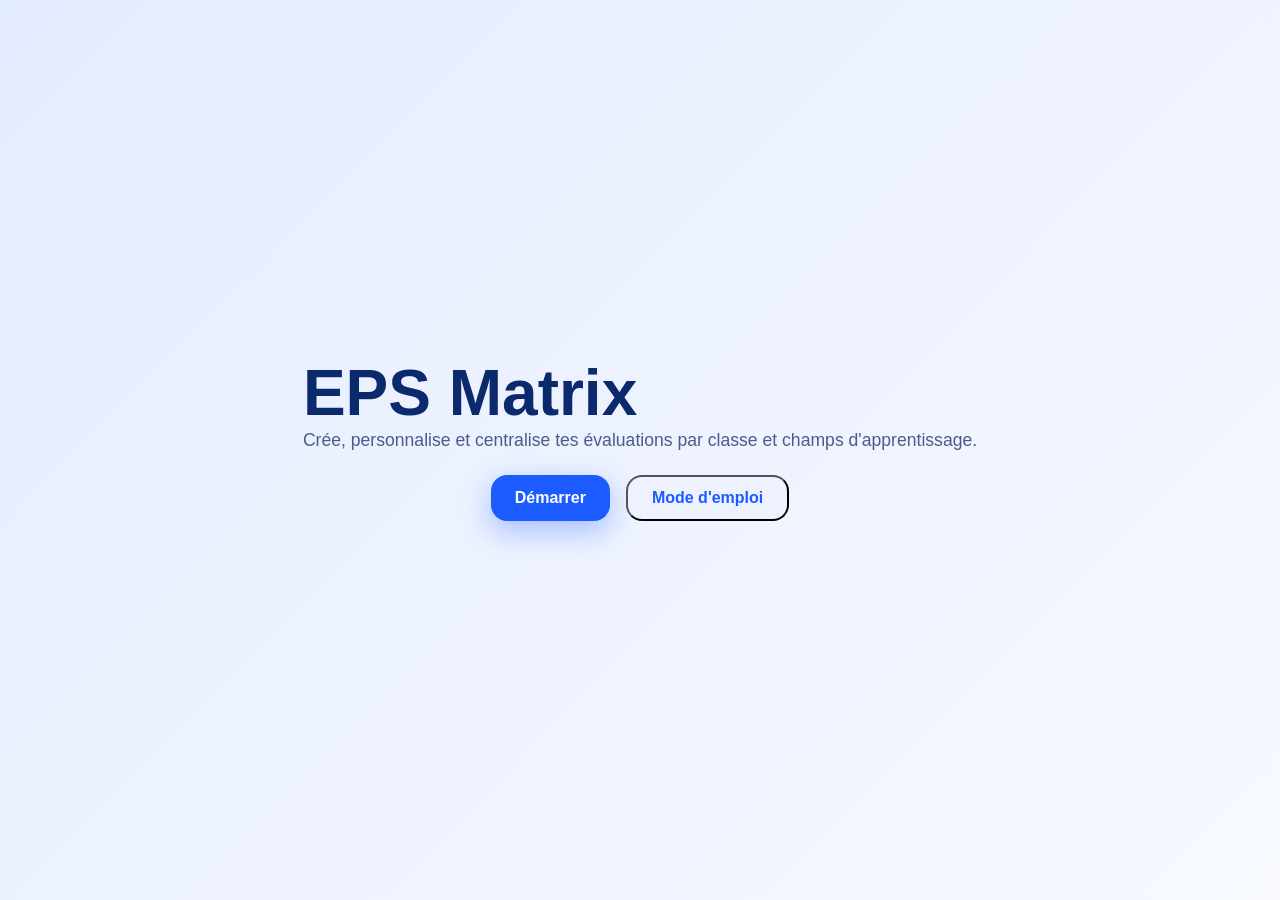
<file: index.html>
<!doctype html>
<html lang="fr">
<head>
  <meta charset="utf-8" />
  <meta name="viewport" content="width=device-width, initial-scale=1" />
  <title>EPS Matrix</title>
  <link rel="stylesheet" href="styles.css" />
</head>
<body class="landing simpleLanding">
  <main class="landingCenter">
    <h1>EPS Matrix</h1>
    <p class="lead">Crée, personnalise et centralise tes évaluations par classe et champs d'apprentissage.</p>
    <div class="ctaRow" style="justify-content:center;">
      <a class="btn primary" href="hub.html">Démarrer</a>
      <button class="btn secondary" id="btnLandingManual">Mode d'emploi</button>
    </div>
  </main>
  <div class="modal hidden" id="landingManual">
    <div class="modalCard">
      <h2>Mode d'emploi</h2>
      <div class="manualBlocks">
        <div class="manualBlock" data-tone="blue">
          <h3>1. Préparer vos classes</h3>
          <p>Depuis « Créer une classe », renseigne nom, site, couleur puis colle la liste : seul le prénom + initiale est gardé automatiquement.</p>
        </div>
        <div class="manualBlock" data-tone="green">
          <h3>2. Choisir un mode</h3>
          <p>Dans « Accéder à mes classes », ouvre le dossier désiré, sélectionne un champ d’apprentissage (CA1 à CA5) ou le Bloc note, puis clique sur « Créer une évaluation ».</p>
        </div>
        <div class="manualBlock" data-tone="orange">
          <h3>3. Configurer & saisir</h3>
          <ul>
            <li>Dans la page Évaluation : onglet « Configurer » pour activer les champs, ajouter vos critères, regrouper les élèves.</li>
            <li>« Notation » définit les points attribués à chaque option.</li>
            <li>Export CSV/PDF à tout moment, puis re-import possible sur la même grille.</li>
          </ul>
        </div>
        <div class="manualBlock" data-tone="pink">
          <h3>4. Raccourcis utiles</h3>
          <p>Plein écran pour l’iPad, bloc note pour prises rapides et sauvegarde locale automatique.</p>
        </div>
      </div>
      <div class="actions" style="text-align:right;">
        <button class="btn secondary" onclick="document.getElementById('landingManual').classList.add('hidden')">Fermer</button>
      </div>
    </div>
  </div>
  <script>
    document.getElementById('btnLandingManual').addEventListener('click', ()=>{
      document.getElementById('landingManual').classList.remove('hidden');
    });
  </script>
</body>
</html>
</file>
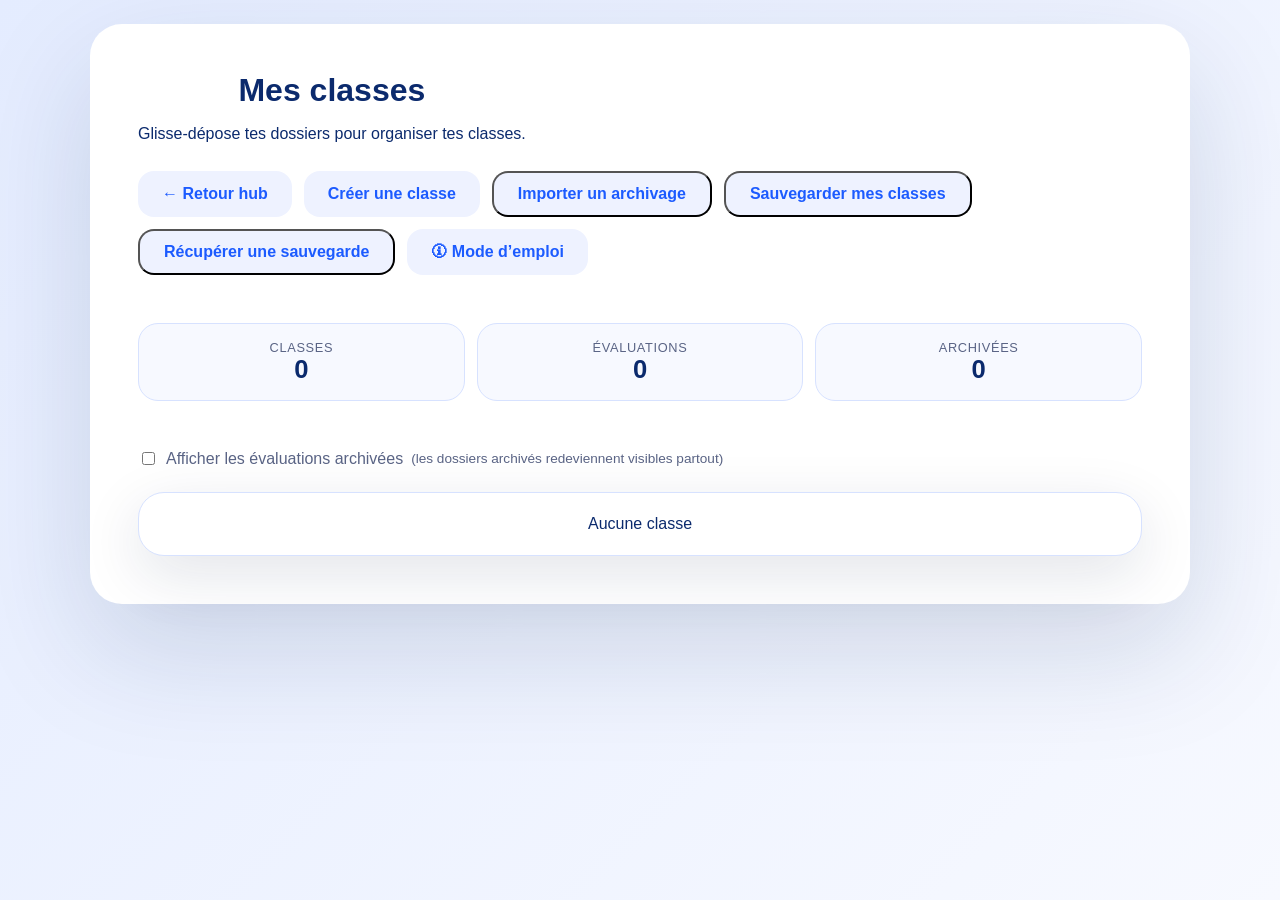
<file: class.html>
<!doctype html>
<html lang="fr">
<head>
  <meta charset="utf-8" />
  <meta name="viewport" content="width=device-width, initial-scale=1" />
  <title>EPS Matrix – Classe</title>
  <link rel="stylesheet" href="styles.css" />
  <script defer src="app.js"></script>
  <script defer src="prompt-modal.js"></script>
  <script defer src="class-detail.js"></script>
</head>
<body>
  <main class="card-full" style="gap:24px;">
    <header class="app">
      <div>
        <h2 id="classTitle">Classe</h2>
        <p id="classMeta" class="dragHint"></p>
      </div>
      <div class="navButtons">
        <a class="btn secondary" href="classes.html">← Retour classes</a>
        <a class="btn secondary" href="create-class.html">Créer une classe</a>
        <button class="btn secondary" id="btnEditClass" type="button">Modifier la classe</button>
        <button class="btn primary" id="btnNewEval">Créer une évaluation</button>
        <button class="btn secondary" id="btnBackupClass">Sauvegarder la classe</button>
        <button class="btn secondary" id="btnRestoreClassBackup">Récupérer une sauvegarde</button>
        <button class="btn secondary" id="btnImportArchive">Importer un archivage</button>
        <button class="btn secondary danger" id="btnDeleteClass">Supprimer la classe</button>
        <a class="btn secondary helpLink" href="help.html" target="_blank" rel="noopener">🛈 Mode d’emploi</a>
      </div>
    </header>
    <div class="grid" id="caGrid"></div>
  </main>

  <div class="modal hidden" id="evalModal" role="dialog" aria-modal="true">
    <div class="modalCard" style="max-width:720px;">
      <div class="modalHeader" style="display:flex;justify-content:space-between;align-items:center;gap:12px;">
        <h2 id="evalModalTitle" style="margin:0;">Évaluations</h2>
        <button class="iconButton" id="closeEvalModal" aria-label="Fermer">×</button>
      </div>
      <div class="modalScrollable">
        <div id="evalModalContent" class="caList" style="margin-top:16px;"></div>
      </div>
    </div>
  </div>

  <div class="modal hidden" id="editClassModal" role="dialog" aria-modal="true">
    <div class="modalCard large">
      <div class="modalHeader">
        <h2 style="margin:0;">Modifier la classe</h2>
        <button class="iconButton" type="button" id="btnCloseEditClass" aria-label="Fermer">×</button>
      </div>
      <form id="editClassForm" class="editClassForm modalScrollable">
        <div class="formGrid">
          <label>Nom
            <input id="editClassName" required />
          </label>
          <label>Enseignant
            <input id="editClassTeacher" />
          </label>
          <label>Site
            <input id="editClassSite" />
          </label>
          <label>Couleur
            <input id="editClassColor" type="color" value="#1c5bff" />
          </label>
        </div>
        <section class="editStudentsSection">
          <div class="editStudentsHeader">
            <div>
              <strong>Élèves</strong>
              <p class="muted smallText" style="margin:2px 0 0;">Renomme, supprime ou ajoute des élèves. Les nouvelles évaluations utiliseront cette liste.</p>
            </div>
            <button class="btn secondary" type="button" id="btnAddStudentRow">+ Ajouter</button>
          </div>
          <div id="editStudentsList" class="editStudentsList"></div>
        </section>
        <div class="actions modalActions">
          <span class="flex-fill"></span>
          <button class="btn secondary" type="button" id="btnCancelEditClass">Annuler</button>
          <button class="btn primary" type="submit">Enregistrer</button>
        </div>
      </form>
    </div>
  </div>

  <input type="file" id="hiddenEvalImporter" accept="application/json" class="hidden" />
  <input type="file" id="inputClassBackup" accept=".epsbackup.json,application/json" hidden />
</body>
</html>
</file>
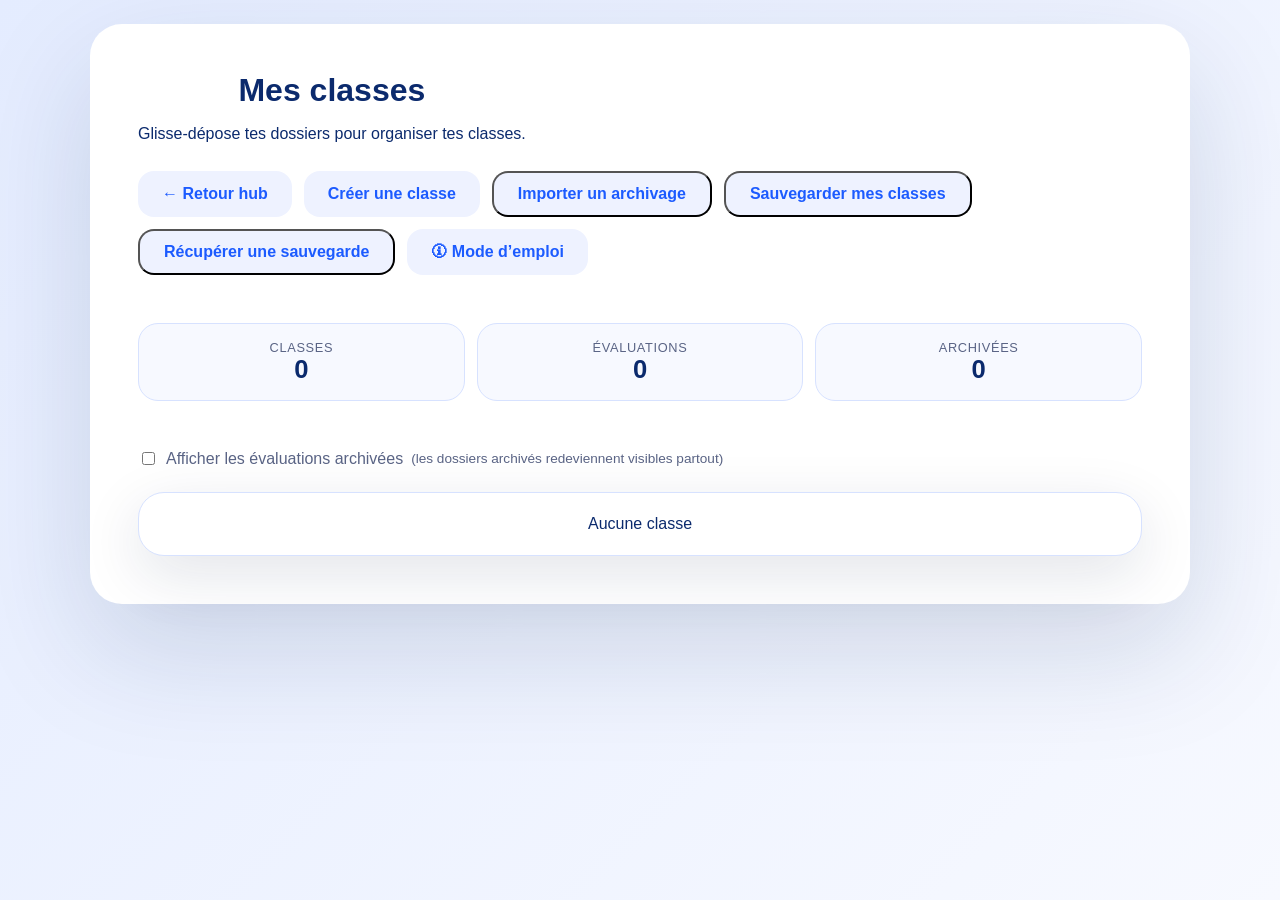
<file: classes.html>
<!doctype html>
<html lang="fr">
<head>
  <meta charset="utf-8" />
  <meta name="viewport" content="width=device-width, initial-scale=1" />
  <title>EPS Matrix – Classes</title>
  <link rel="stylesheet" href="styles.css" />
  <script defer src="app.js"></script>
  <script defer src="classes.js"></script>
</head>
<body>
  <main class="card-full" style="gap:24px;">
    <header class="app">
      <div>
        <h2>Mes classes</h2>
        <p class="dragHint">Glisse-dépose tes dossiers pour organiser tes classes.</p>
      </div>
      <div class="navButtons">
        <a class="btn secondary" href="hub.html">← Retour hub</a>
        <a class="btn secondary" href="create-class.html">Créer une classe</a>
        <button class="btn secondary" id="btnImportArchiveGlobal">Importer un archivage</button>
        <button class="btn secondary" id="btnBackupAllClasses">Sauvegarder mes classes</button>
        <button class="btn secondary" id="btnRestoreAppBackup">Récupérer une sauvegarde</button>
        <a class="btn secondary helpLink" href="help.html" target="_blank" rel="noopener">🛈 Mode d’emploi</a>
      </div>
    </header>
    <div class="stats" id="classesStats"></div>
    <label style="display:flex;gap:8px;align-items:center;color:var(--muted);">
      <input type="checkbox" id="chkShowArchived" /> Afficher les évaluations archivées <span style="font-size:0.85rem;">(les dossiers archivés redeviennent visibles partout)</span>
    </label>
    <div class="grid" id="folderGrid"></div>
  </main>
  <input type="file" id="hiddenArchiveImporter" accept="application/json" class="hidden" />
  <input type="file" id="inputAppBackup" accept=".epsbackup.json,application/json" class="hidden" />
</body>
</html>
</file>
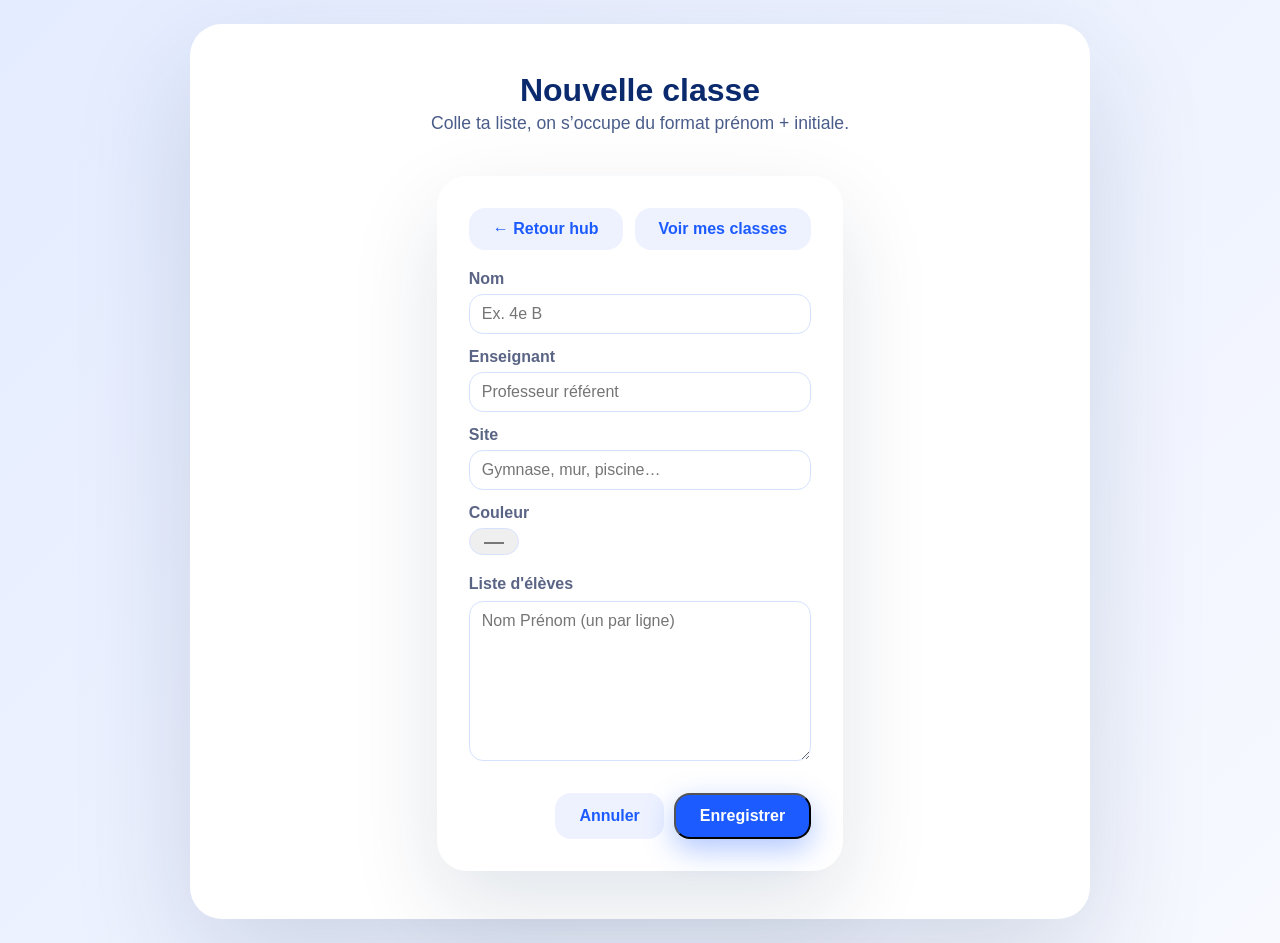
<file: create-class.html>
<!doctype html>
<html lang="fr">
<head>
  <meta charset="utf-8" />
  <meta name="viewport" content="width=device-width, initial-scale=1" />
  <title>EPS Matrix – Créer une classe</title>
  <link rel="stylesheet" href="styles.css" />
  <script defer src="app.js"></script>
  <script defer src="create-class.js"></script>
</head>
<body class="create-class">
  <main class="card-full heroCard" style="max-width:900px;">
    <header class="app" style="justify-content:center;">
      <div>
        <h2 style="margin-bottom:4px;">Nouvelle classe</h2>
        <p class="lead">Colle ta liste, on s’occupe du format prénom + initiale.</p>
      </div>
    </header>
    <div class="formShell">
      <div class="navButtons" style="justify-content:space-between;">
        <a class="btn secondary" href="hub.html">← Retour hub</a>
        <a class="btn secondary" href="classes.html">Voir mes classes</a>
      </div>
      <form id="classForm" style="display:flex;flex-direction:column;gap:20px;">
        <div class="formGrid">
          <label>Nom<input name="name" required placeholder="Ex. 4e B" /></label>
          <label>Enseignant<input name="teacher" placeholder="Professeur référent" /></label>
          <label>Site<input name="site" placeholder="Gymnase, mur, piscine…" /></label>
          <label>Couleur<input name="color" type="color" value="#1c5bff" /></label>
        </div>
        <label style="display:flex;flex-direction:column;gap:8px;font-weight:600;color:var(--muted);">
          Liste d'élèves
          <textarea name="students" placeholder="Nom Prénom (un par ligne)"></textarea>
        </label>
        <div class="actions" style="display:flex;gap:10px;justify-content:flex-end;">
          <a class="btn secondary" href="hub.html">Annuler</a>
          <button class="btn primary" type="submit">Enregistrer</button>
        </div>
      </form>
    </div>
  </main>
</body>
</html>
</file>
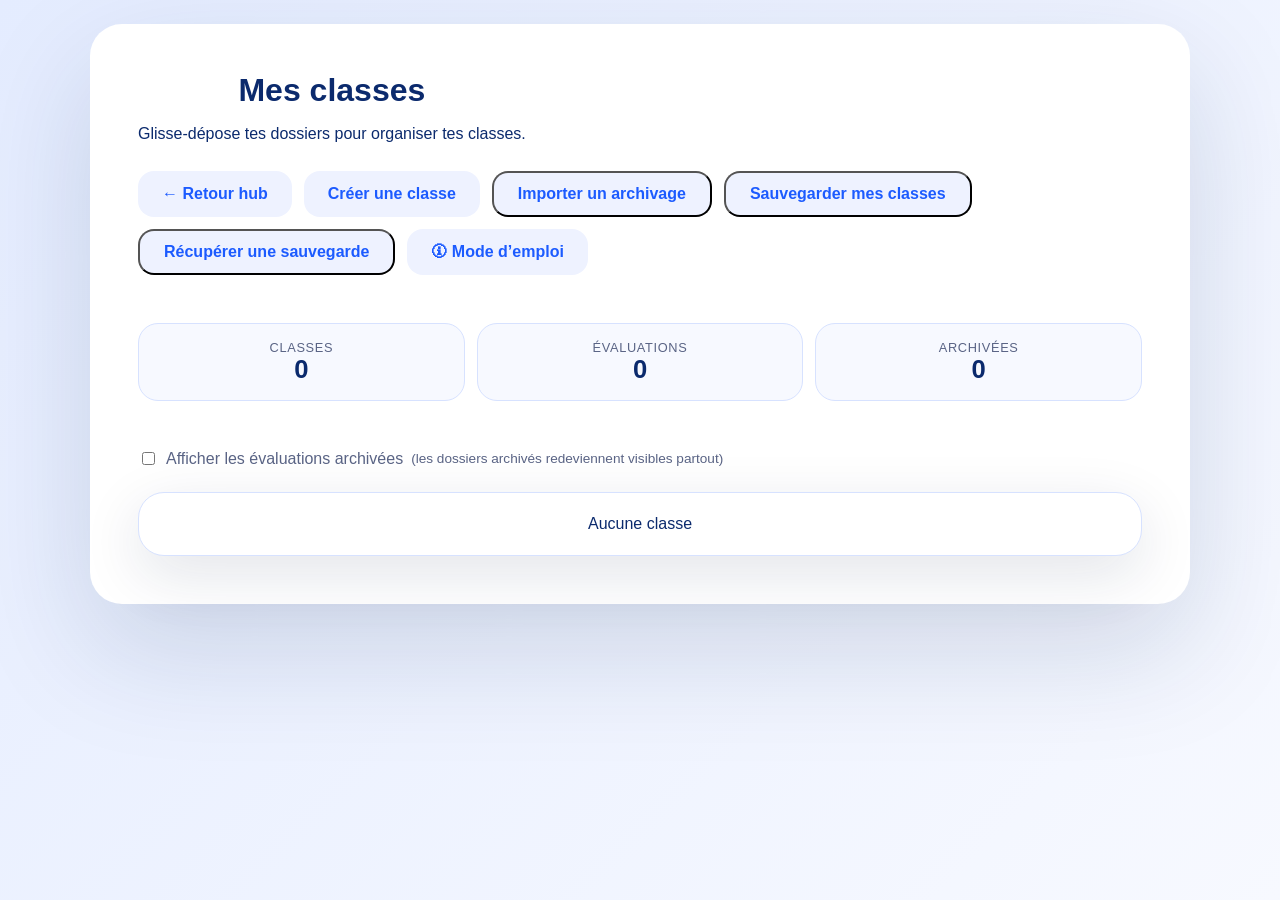
<file: evaluation.html>
<!doctype html>
<html lang="fr">
<head>
  <meta charset="utf-8" />
  <meta name="viewport" content="width=device-width, initial-scale=1" />
  <title>EPS Matrix – Évaluation</title>
  <link rel="stylesheet" href="styles.css" />
  <script defer src="app.js"></script>
  <script defer src="prompt-modal.js"></script>
  <script defer src="evaluation.js"></script>
</head>
<body>
  <main class="card-full" style="gap:24px;">
    <header class="app">
      <div>
        <h2 id="evalTitle">Évaluation</h2>
        <p id="evalMeta" class="dragHint"></p>
      </div>
      <div class="navButtons">
        <a class="btn secondary" id="backClass" href="classes.html">← Retour classe</a>
        <button class="btn secondary" id="btnConfigure">Configurer</button>
        <button class="btn secondary" id="btnScoring">Notation</button>
        <button class="btn secondary" id="btnToggleNote">Afficher la note</button>
        <button class="btn secondary" id="btnExportCsv">Sauvegarder CSV</button>
        <label class="btn secondary" style="cursor:pointer;">
          Importer CSV
          <input type="file" id="inputImportCsv" accept=".csv,text/csv" hidden />
        </label>
        <button class="btn secondary" id="btnExportPdf">PDF</button>
        <button class="btn secondary" id="btnTableOnly">Plein écran</button>
        <a class="btn secondary helpLink" href="help.html" target="_blank" rel="noopener">🛈 Mode d’emploi</a>
      </div>
    </header>
    <div class="stats" id="evalStats"></div>
    <section class="modeSection">
      <div class="modeBar" id="modeBar">
        <button class="modeChip" type="button" data-mode-btn="terrain">Raquettes</button>
      </div>
      <div class="modePanel hidden" id="panelTerrain">
        <section class="terrainPanel" id="terrainPanel">
          <div class="terrainPanelHeader">
            <div class="terrainToggleRow">
              <button class="btn secondary" type="button" id="btnToggleTerrainMode">Activer le mode terrain</button>
              <p class="muted smallText" id="terrainModeHint">Les terrains utilisent les groupes (G1 = Terrain 1).</p>
            </div>
            <div class="terrainModeSelector" id="terrainModeSelector">
              <p class="muted tinyCaps">Type de défi</p>
              <div class="modeSelectorChips">
                <label class="chipOption">
                  <input type="radio" name="terrainModeType" value="simple" checked />
                  <span>Simple</span>
                </label>
                <label class="chipOption">
                  <input type="radio" name="terrainModeType" value="double" />
                  <span>Double</span>
                </label>
              </div>
            </div>
            <div class="terrainConfig">
              <label>Nombre de terrains
                <input type="number" id="terrainCountInput" min="1" max="20" value="4" />
              </label>
              <div class="terrainActions">
                <button class="btn secondary" type="button" id="btnConfigureRanking">Configurer le classement</button>
                <button class="btn secondary" type="button" id="btnRandomizeRanking">Répartition aléatoire</button>
                <button class="btn primary" type="button" id="btnStartChallenge">Lancer le défi</button>
                <button class="btn secondary danger" type="button" id="btnResetChallenge">Réinitialiser le défi</button>
              </div>
            </div>
            <div class="doubleModeTools hidden" id="doubleModeTools">
              <div class="doubleModeActions">
                <button class="btn secondary" type="button" id="btnRandomizeTeams">Binômes aléatoires</button>
                <button class="btn secondary" type="button" id="btnClearTeams">Vider les binômes</button>
              </div>
              <div class="doubleManualBuilder">
                <p class="muted tinyCaps">Créer un binôme manuel</p>
                <div class="doubleManualRow">
                  <select id="doubleSelectA"></select>
                  <select id="doubleSelectB"></select>
                  <button class="btn primary" type="button" id="btnAddManualTeam">Ajouter</button>
                </div>
                <p class="muted smallText" id="doubleManualHint">Sélectionne deux élèves disponibles pour former un binôme fixe.</p>
              </div>
              <div class="doubleTeamsPreview" id="doubleTeamsPreview"></div>
              <p class="muted smallText" id="doubleModeAlert"></p>
            </div>
            <div class="terrainStatusBlock" id="terrainStatus"></div>
            <p class="terrainAlert hidden" id="terrainAlert">Attribue un terrain à chaque élève ou utilise “Répartition aléatoire”.</p>
          </div>
          <div class="terrainContent" id="terrainContent">
            <p class="muted smallText" id="terrainDisabledHint">Active le mode terrain pour générer automatiquement les cartes à partir des groupes.</p>
            <div class="terrainGrid" id="terrainGrid"></div>
          </div>
        </section>
      </div>
    </section>
    <section class="rotationPanel hidden" id="rotationPanel">
      <div class="sectionHeader">
        <div>
          <h3>Rotation en cours</h3>
          <p class="muted"><span id="rotationRoundLabel">Rotation #1</span> • Saisis les scores puis passe à la rotation suivante.</p>
        </div>
        <div class="rotationActions">
          <button class="btn secondary" type="button" id="btnUndoRotation" disabled>Annuler la dernière rotation</button>
          <button class="btn primary" type="button" id="btnNextRotation" disabled>Rotation suivante</button>
        </div>
      </div>
      <div id="rotationMatches" class="rotationMatches"></div>
    </section>
    <aside class="rotationReadyPopup hidden" id="rotationReadyPopup">
      <div class="popupCard">
        <div>
          <p class="muted tinyCaps">Scores validés</p>
          <strong id="rotationReadyTitle">Tous les terrains sont prêts</strong>
          <p class="muted" id="rotationReadyDesc">Tu peux lancer la rotation suivante ou revoir le classement avant de valider.</p>
        </div>
        <div class="popupActions">
          <button class="btn secondary" type="button" id="btnReadyReview">↺ Retour aux résultats</button>
          <button class="btn primary" type="button" id="btnReadyNext">Rotation suivante</button>
        </div>
      </div>
    </aside>
    <div class="tableWrapper">
      <table>
        <thead><tr id="thead"></tr></thead>
        <tbody id="tbody"></tbody>
      </table>
    </div>
    <section class="resultsPanel hidden" id="resultsPanel">
      <div class="sectionHeader">
        <h3>Mode terrain – Résultats</h3>
        <button class="btn secondary" type="button" id="btnExportResultsCsv">Exporter les résultats</button>
      </div>
      <div class="tableWrapper">
        <table>
          <thead>
            <tr>
              <th>Rang</th>
              <th id="resultsNameHeader">Élève</th>
              <th id="resultsStartHeader">Départ</th>
              <th id="resultsCurrentHeader">Terrain actuel</th>
              <th>Matchs</th>
              <th>Gagnés</th>
              <th>Perdus</th>
              <th>Points</th>
            </tr>
          </thead>
          <tbody id="resultsBody"></tbody>
        </table>
      </div>
    </section>
  </main>

  <div class="modal hidden" id="configModal" role="dialog" aria-modal="true">
    <div class="modalCard large">
      <div class="modalHeader">
        <h2>Configurer la grille</h2>
        <button class="iconButton" data-close-modal>&times;</button>
      </div>
      <div class="modalScrollable">
        <p class="muted">Compose tes critères d'observation : ce sont eux qui structurent la grille.</p>
        <section>
          <h3>Critères</h3>
          <div id="configList" class="criteriaList"></div>
        </section>
      </div>
      <div class="actions modalActions">
        <button class="btn secondary" id="btnAddCriterion" type="button">+ Ajouter un critère</button>
        <button class="btn secondary" id="btnChatGPT" type="button">Pense-bête ChatGPT</button>
        <span class="flex-fill"></span>
        <button class="btn secondary" data-close-modal type="button">Annuler</button>
        <button class="btn primary" id="btnSaveCriteria" type="button">Enregistrer</button>
      </div>
    </div>
  </div>

  <div class="modal hidden" id="scoringModal" role="dialog" aria-modal="true">
    <div class="modalCard large">
      <div class="modalHeader">
        <h2>Notation</h2>
        <button class="iconButton" data-close-modal>&times;</button>
      </div>
      <div class="modalScrollable">
        <p class="muted">Attribue des points à chaque option. Ces valeurs alimentent automatiquement la note sur 20.</p>
        <div id="scoringList" class="criteriaList"></div>
      </div>
      <div class="actions modalActions">
        <span class="flex-fill"></span>
        <button class="btn secondary" data-close-modal type="button">Annuler</button>
        <button class="btn primary" id="btnSaveScoring" type="button">Enregistrer</button>
      </div>
    </div>
  </div>

  <div class="modal hidden" id="chatgptModal" role="dialog" aria-modal="true">
    <div class="modalCard">
      <div class="modalHeader">
        <h2>Pense-bête ChatGPT</h2>
        <button class="iconButton" data-close-modal>&times;</button>
      </div>
      <div class="modalScrollable">
        <p class="muted">Copie le prompt ci-dessous pour générer des critères conformes aux derniers programmes EPS.</p>
        <textarea id="chatgptPrompt" style="width:100%;min-height:160px;border-radius:18px;border:1px solid var(--line);padding:16px;font-family:inherit;"></textarea>
      </div>
      <div class="actions" style="display:flex;gap:10px;justify-content:flex-end;flex-wrap:wrap;">
        <button class="btn secondary" id="btnCopyPrompt" type="button">Copier le prompt</button>
        <button class="btn primary" id="btnOpenChatGPT" type="button">Ouvrir chatgpt.com</button>
      </div>
    </div>
  </div>

  <div class="modal hidden" id="playerModal" role="dialog" aria-modal="true">
    <div class="modalCard">
      <div class="modalHeader">
        <h2 id="playerModalTitle">Fiche terrain</h2>
        <button class="iconButton" data-close-modal>&times;</button>
      </div>
      <div class="modalScrollable">
        <p class="muted" id="playerModalMeta"></p>
        <label>Note libre
          <textarea id="playerNoteInput" style="width:100%;min-height:140px;border-radius:16px;border:1px solid var(--line);padding:12px;font-family:inherit;"></textarea>
        </label>
        <label>Rôle
          <select id="playerRoleSelect">
            <option value="player">Joueur / Joueuse</option>
            <option value="ref">Arbitre</option>
          </select>
        </label>
      </div>
      <div class="actions modalActions">
        <span class="flex-fill"></span>
        <button class="btn secondary" type="button" data-close-modal>Fermer</button>
        <button class="btn primary" type="button" id="btnSavePlayer">Enregistrer</button>
      </div>
    </div>
  </div>

  <div class="modal hidden" id="rankingModal" role="dialog" aria-modal="true">
    <div class="modalCard large">
      <div class="modalHeader">
        <h2>Configurer le classement</h2>
        <button class="iconButton" data-close-modal>&times;</button>
      </div>
      <div class="modalScrollable">
        <p class="muted">Assigne un terrain à chaque élève (G1 = Terrain 1) ou utilise la répartition aléatoire.</p>
        <div id="rankingList" class="rankingList"></div>
      </div>
      <div class="actions modalActions">
        <span class="flex-fill"></span>
        <button class="btn secondary" type="button" data-close-modal>Annuler</button>
        <button class="btn primary" type="button" id="btnApplyRanking">Appliquer</button>
      </div>
    </div>
  </div>

  <div class="modal hidden" id="studentSummaryModal" role="dialog" aria-modal="true">
    <div class="modalCard large">
      <div class="modalHeader">
        <h2 id="studentSummaryTitle">Bilan élève</h2>
        <button class="iconButton" data-close-modal>&times;</button>
      </div>
      <div class="modalScrollable">
        <p class="muted" id="studentSummaryMeta"></p>
        <div class="studentSummaryStats" id="studentSummaryStats"></div>
        <div class="studentMatches">
          <h4>Matches</h4>
          <ul id="studentMatchesList"></ul>
        </div>
      </div>
    </div>
  </div>

  <div class="modal hidden" id="ropeModal" role="dialog" aria-modal="true">
    <div class="modalCard" style="width:min(520px,100%);">
      <div class="modalHeader">
        <h2 id="ropeModalTitle">Observables</h2>
        <button class="iconButton" type="button" id="btnCloseRopeModal" aria-label="Fermer">×</button>
      </div>
      <div class="modalScrollable">
        <ul id="ropeObservableList" class="ropeObservableList"></ul>
        <div class="ropeObservableAdd">
          <input type="text" id="ropeObservableInput" placeholder="Nouvel observable" aria-label="Nouvel observable" />
          <button class="btn primary" type="button" id="btnAddRopeObservable">Ajouter</button>
        </div>
      </div>
      <div class="actions modalActions">
        <span class="flex-fill"></span>
        <button class="btn secondary" type="button" id="btnCloseRopeModalFooter">Fermer</button>
      </div>
    </div>
  </div>

  <div class="modal hidden" id="ropeEvalModal" role="dialog" aria-modal="true">
    <div class="modalCard ropeEvalCard">
      <div class="modalHeader">
        <h2 id="ropeEvalTitle">Évaluation cordée</h2>
        <button class="iconButton" type="button" id="btnCloseRopeEval" aria-label="Fermer">×</button>
      </div>
      <div class="modalScrollable">
        <div id="ropeEvalTeamMeta" class="ropeEvalMeta"></div>
        <div class="ropeEvalGridWrapper">
          <div id="ropeEvalList" class="ropeEvalList"></div>
        </div>
      </div>
      <div class="ropeEvalFooter">
        <button class="btn secondary" type="button" id="btnRopeSafetyFault">Défaut de sécurité (+1)</button>
        <span id="ropeEvalSafetyLabel" class="muted smallText"></span>
        <span class="flex-fill"></span>
        <button class="btn secondary" type="button" id="btnCloseRopeEvalFooter">Fermer</button>
        <button class="btn primary" type="button" id="btnSaveRopeEval">Enregistrer</button>
      </div>
    </div>
  </div>
</body>
</html>
</file>
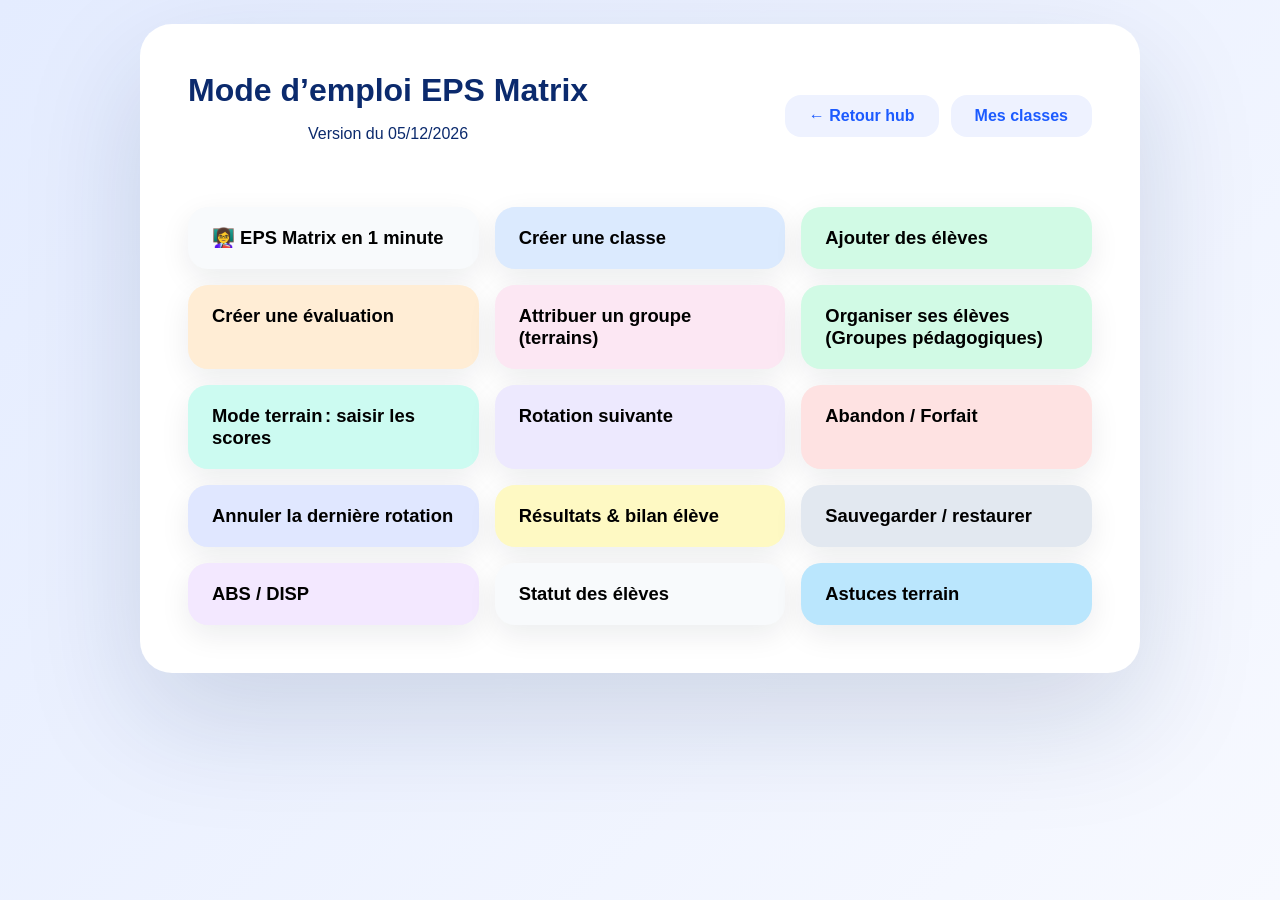
<file: help.html>
<!doctype html>
<html lang="fr">
<head>
  <meta charset="utf-8" />
  <meta name="viewport" content="width=device-width, initial-scale=1" />
  <title>EPS Matrix – Mode d’emploi</title>
  <link rel="stylesheet" href="styles.css" />
</head>
<body class="helpPage">
  <main class="card-full helpShell">
    <header class="app">
      <div>
        <h2>Mode d’emploi EPS Matrix</h2>
        <p class="dragHint">Version du <span id="helpDate"></span></p>
      </div>
      <div class="navButtons">
        <a class="btn secondary" href="hub.html">← Retour hub</a>
        <a class="btn secondary" href="classes.html">Mes classes</a>
      </div>
    </header>
    <section class="helpGrid">
      <article class="helpCard" data-tone="navy">
        <button type="button" class="helpCardButton" data-target="card-quickstart">👩‍🏫 EPS Matrix en 1 minute</button>
        <div class="helpContent" id="card-quickstart">
          <p>🚀 <strong>1) Crée ou ouvre ta classe</strong><br/>Hub → Mes classes → Nouvelle évaluation.</p>
          <p>📝 <strong>2) Configure ta grille</strong><br/>Bouton « Configurer » : crée uniquement tes critères (les champs de base sont facultatifs).<br/>Bouton « Notation » : attribue les points.</p>
          <p>👥 <strong>3) Organise tes élèves</strong><br/>Utilise la colonne « Groupe » pour :</p>
          <ul>
            <li>🧗 Cordées (escalade)</li>
            <li>🏓 Terrains (raquettes)</li>
            <li>🤝 Équipes (sports co)</li>
            <li>👥 Collectif (même numéro pour toute la classe)</li>
          </ul>
          <p>🏓 <strong>4) Mode Raquettes</strong><br/>• Attribue un terrain initial (1,2,3…)<br/>OU<br/>• Lance une répartition automatique<br/>Puis démarre le défi.</p>
          <p>🎯 <strong>5) Pendant le défi</strong><br/>• Saisis les scores<br/>• Quand tous les matchs sont renseignés → Rotation suivante<br/>⚠️ Une fois lancé, seul le score modifie le classement.</p>
          <p>✅ <strong>6) Statut élève</strong><br/>Un élève est « Évalué » dès que tous ses critères sont remplis (peu importe le niveau atteint).<br/>Absent / dispensé = neutralisé.</p>
          <p>💾 <strong>7) Sécurité</strong><br/>Pense à exporter (CSV/PDF) ou sauvegarder avant changement d’appareil.</p>
        </div>
      </article>
      <article class="helpCard" data-tone="blue">
        <button type="button" class="helpCardButton" data-target="card-create-class">Créer une classe</button>
        <div class="helpContent" id="card-create-class">
          <ol>
            <li>Depuis le hub, touche « Accéder à mes classes » puis « Créer une classe ».</li>
            <li>Colle la liste brute « Nom Prénom » : EPS Matrix nettoie en Prénom + initiale.</li>
            <li>Ajoute la couleur, le niveau et c’est prêt.</li>
          </ol>
        </div>
      </article>
      <article class="helpCard" data-tone="green">
        <button type="button" class="helpCardButton" data-target="card-add-students">Ajouter des élèves</button>
        <div class="helpContent" id="card-add-students">
          <ol>
            <li>Dans la classe, clique « Créer une évaluation » → les élèves sont importés automatiquement.</li>
            <li>Besoin d’ajouter quelqu’un ? utilise « + Élève » ou importe un CSV (nom, prénom, student_id).</li>
            <li>EPS Matrix attribue un identifiant unique pour sécuriser les imports.</li>
          </ol>
        </div>
      </article>
      <article class="helpCard" data-tone="orange">
        <button type="button" class="helpCardButton" data-target="card-create-eval">Créer une évaluation</button>
        <div class="helpContent" id="card-create-eval">
          <ol>
            <li>Choisis un champ CA1‑CA5 (ou Bloc note) dans la classe.</li>
            <li>Configure les critères, options et pondérations dans « Configurer / Notation ».</li>
            <li>Active la note /20 si besoin, puis saisis les niveaux directement dans le tableau.</li>
          </ol>
        </div>
      </article>
      <article class="helpCard" data-tone="pink">
        <button type="button" class="helpCardButton" data-target="card-groups">Attribuer un groupe (terrains)</button>
        <div class="helpContent" id="card-groups">
          <ol>
            <li>Dans l’évaluation, colonne « Groupe » = terrain actuel (1..20).</li>
            <li>Utilise « Initialiser le classement » pour répartir automatiquement les présents.</li>
            <li>ABS/DISP vont automatiquement dans « Hors terrain ».</li>
          </ol>
        </div>
      </article>
      <article class="helpCard" data-tone="green">
        <button type="button" class="helpCardButton" data-target="card-group-orga">Organiser ses élèves (Groupes pédagogiques)</button>
        <div class="helpContent" id="card-group-orga">
          <ul>
            <li>La colonne « Groupe » te permet d’organiser les élèves selon ta logique pédagogique.</li>
          </ul>
          <p class="muted">Exemples :</p>
          <ul>
            <li>Escalade : numéro de cordée</li>
            <li>Raquettes : terrain initial</li>
            <li>Sport collectif : équipe A / B / C</li>
            <li>Ateliers : atelier 1 / 2 / 3</li>
            <li>Travail collectif : même numéro pour toute la classe</li>
          </ul>
          <ul>
            <li>Le groupe ne modifie pas la note.</li>
            <li>Il sert uniquement à structurer l’organisation.</li>
            <li>En mode terrain, le groupe correspond automatiquement au terrain actif.</li>
          </ul>
        </div>
      </article>
      <article class="helpCard" data-tone="teal">
        <button type="button" class="helpCardButton" data-target="card-terrain-scores">Mode terrain : saisir les scores</button>
        <div class="helpContent" id="card-terrain-scores">
          <ol>
            <li>Active « Mode terrain », puis touche « Saisir score » sur la carte terrain.</li>
            <li>Renseigne les deux scores (A vs B) ou active « Abandon ».</li>
            <li>Chaque carte affiche l’arbitre, le statut et un bouton « Corriger » tant que la rotation n’est pas validée.</li>
          </ol>
        </div>
      </article>
      <article class="helpCard" data-tone="purple">
        <button type="button" class="helpCardButton" data-target="card-rotation">Rotation suivante</button>
        <div class="helpContent" id="card-rotation">
          <ol>
            <li>Quand tous les matches sont « Terminé », le bouton « Rotation suivante » s’active.</li>
            <li>Le gagnant monte d’un terrain (et devient arbitre), le perdant descend, l’ancien arbitre rejoue.</li>
            <li>Les entrants du round suivant sont prioritaires pour affronter l’arbitre du terrain où ils arrivent.</li>
          </ol>
        </div>
      </article>
      <article class="helpCard" data-tone="red">
        <button type="button" class="helpCardButton" data-target="card-forfeit">Abandon / Forfait</button>
        <div class="helpContent" id="card-forfeit">
          <ol>
            <li>Active le toggle « Abandon » sur la carte du match.</li>
            <li>Choisis qui abandonne : le match passe immédiatement « Terminé – Forfait ».</li>
            <li>Le journal et le bilan élève indiquent automatiquement la mention “FORFAIT”.</li>
          </ol>
        </div>
      </article>
      <article class="helpCard" data-tone="indigo">
        <button type="button" class="helpCardButton" data-target="card-undo">Annuler la dernière rotation</button>
        <div class="helpContent" id="card-undo">
          <ol>
            <li>Après « Rotation suivante », le bouton « Annuler la dernière rotation » devient actif.</li>
            <li>Un tap restaure les terrains, rôles, scores et historiques du round précédent.</li>
            <li>Modifie ce qu’il faut, puis relance « Rotation suivante ».</li>
          </ol>
        </div>
      </article>
      <article class="helpCard" data-tone="yellow">
        <button type="button" class="helpCardButton" data-target="card-results">Résultats & bilan élève</button>
        <div class="helpContent" id="card-results">
          <ol>
            <li>Section « Mode terrain – Résultats » : classement trié (points, victoires, terrain, nom).</li>
            <li>Touche une ligne pour ouvrir la fiche élève (matchs, scores, abandons, notes libres).</li>
            <li>Export CSV dédié disponible pour partager le podium.</li>
          </ol>
        </div>
      </article>
      <article class="helpCard" data-tone="gray">
        <button type="button" class="helpCardButton" data-target="card-backup">Sauvegarder / restaurer</button>
        <div class="helpContent" id="card-backup">
          <ol>
            <li>« Sauvegarder mes classes » = backup complet (.epsbackup.json). « Sauvegarder la classe » = classe seule.</li>
            <li>Import non destructif : si une classe existe déjà, elle est dupliquée avec le suffixe “(restaurée JJ-MM)”.</li>
            <li>Depuis iPad, stocke les fichiers dans Fichiers › iCloud pour pouvoir vider le cache en toute sérénité.</li>
          </ol>
        </div>
      </article>
      <article class="helpCard" data-tone="brown">
        <button type="button" class="helpCardButton" data-target="card-abs">ABS / DISP</button>
        <div class="helpContent" id="card-abs">
          <ol>
            <li>Les boutons ABS/DISP du tableau grisent la ligne et envoient l’élève hors terrain.</li>
            <li>Exporter CSV ajoute deux colonnes (<code>absent</code>, <code>dispense</code>) utilisables à l’import.</li>
            <li>En mode terrain, seuls les présents apparaissent dans les matches.</li>
          </ol>
        </div>
      </article>
      <article class="helpCard" data-tone="mint">
        <button type="button" class="helpCardButton" data-target="card-status">Statut des élèves</button>
        <div class="helpContent" id="card-status">
          <ul>
            <li><strong>Évalué</strong> : tous les critères sont renseignés (le niveau importe peu).</li>
            <li><strong>En cours</strong> : au moins un critère n’est pas rempli.</li>
            <li><strong>Absent / Dispensé</strong> : neutralisés dans le suivi, ils n’empêchent pas d’atteindre 100 %.</li>
          </ul>
        </div>
      </article>
      <article class="helpCard" data-tone="aqua">
        <button type="button" class="helpCardButton" data-target="card-tips">Astuces terrain</button>
        <div class="helpContent" id="card-tips">
          <ul>
            <li>Pense à ajouter le lien help.html à ton écran d’accueil iPad pour un accès instantané.</li>
            <li>Active « Plein écran » avant une saisie intense : la table gagne en lisibilité.</li>
            <li>Utilise le Pencil pour switcher stylet/gomme d’un simple double-tap, EPS Matrix suit la config système.</li>
          </ul>
        </div>
      </article>
    </section>
  </main>
  <script>
    const label = new Date().toLocaleDateString('fr-FR',{day:'2-digit',month:'2-digit',year:'numeric'});
    const target = document.getElementById('helpDate');
    if(target){ target.textContent = label; }
    document.querySelectorAll('.helpCardButton').forEach((btn)=>{
      btn.addEventListener('click', ()=>{
        const card = btn.closest('.helpCard');
        const content = document.getElementById(btn.dataset.target);
        if(!card || !content) return;
        const isOpen = card.classList.toggle('open');
        content.hidden = !isOpen;
      });
    });
    document.querySelectorAll('.helpContent').forEach((content)=>content.hidden = true);
  </script>
</body>
</html>
</file>
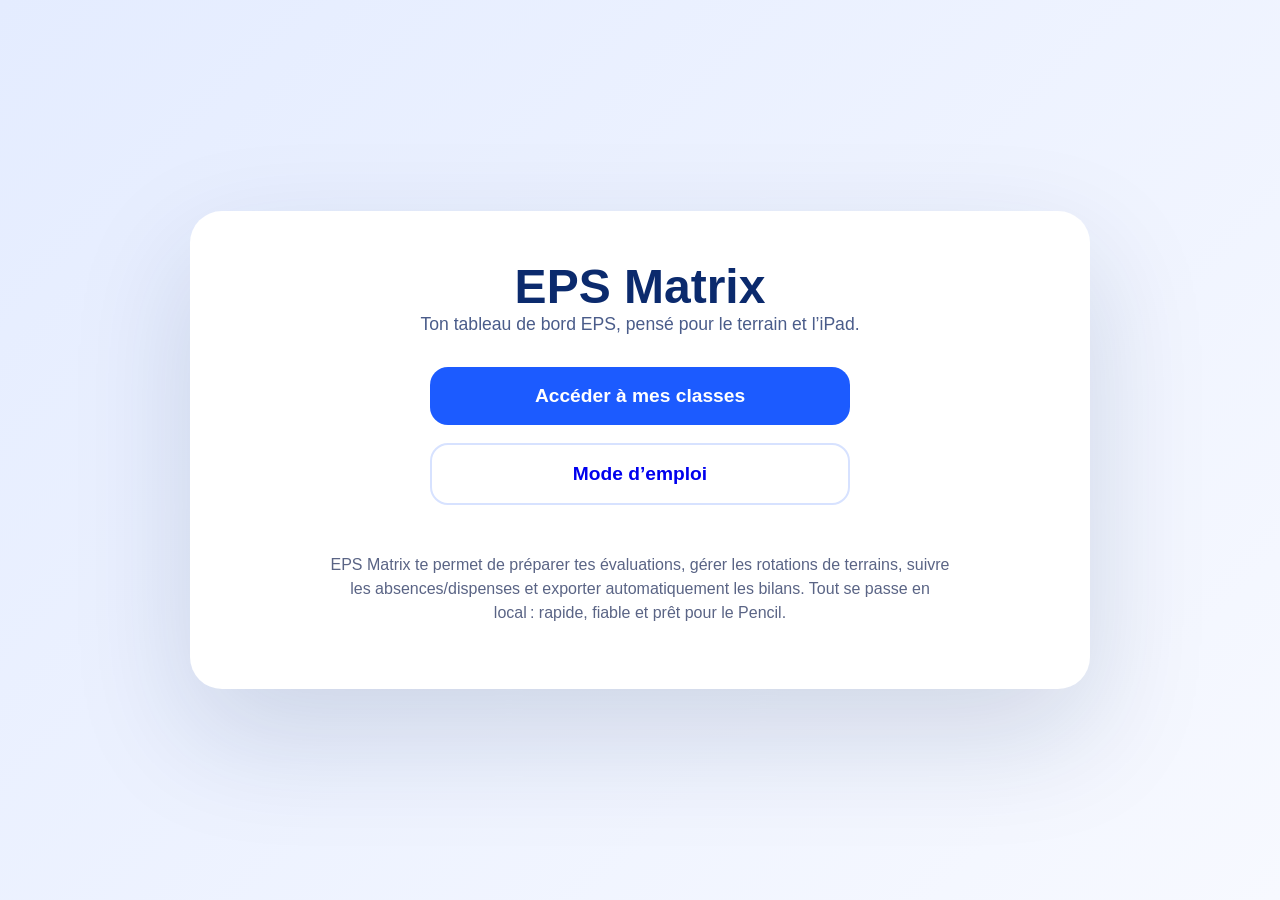
<file: hub.html>
<!doctype html>
<html lang="fr">
<head>
  <meta charset="utf-8" />
  <meta name="viewport" content="width=device-width, initial-scale=1" />
  <title>EPS Matrix – Hub</title>
  <link rel="stylesheet" href="styles.css" />
</head>
<body class="hub">
  <main class="card-full hubCard">
    <header class="hubHeader">
      <h1>EPS Matrix</h1>
      <p class="lead">Ton tableau de bord EPS, pensé pour le terrain et l’iPad.</p>
    </header>
    <div class="hubChoices">
      <a class="hubAction primary" href="classes.html">Accéder à mes classes</a>
      <a class="hubAction secondary" href="help.html" target="_blank" rel="noopener">Mode d’emploi</a>
    </div>
    <section class="hubIntro">
      <p>EPS Matrix te permet de préparer tes évaluations, gérer les rotations de terrains, suivre les absences/dispenses et exporter automatiquement les bilans. Tout se passe en local : rapide, fiable et prêt pour le Pencil.</p>
    </section>
  </main>
</body>
</html>
</file>
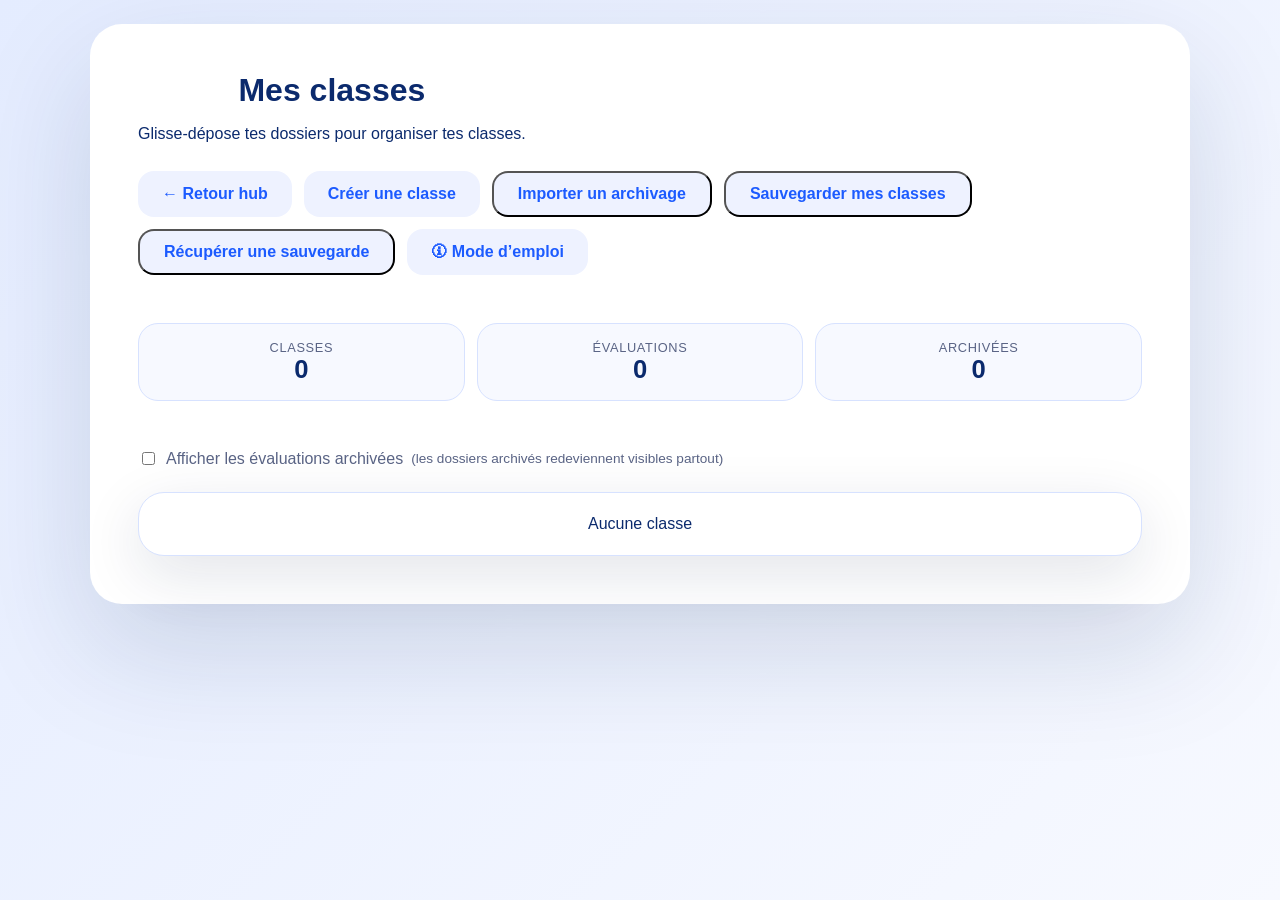
<file: notes.html>
<!doctype html>
<html lang="fr">
<head>
  <meta charset="utf-8" />
  <meta name="viewport" content="width=device-width, initial-scale=1" />
  <title>EPS Matrix – Bloc note</title>
  <link rel="stylesheet" href="styles.css" />
  <script defer src="app.js"></script>
  <script defer src="notes.js"></script>
</head>
<body class="notes">
  <main class="card-full" style="gap:24px;">
    <header class="app">
      <div>
        <h2 id="notesTitle">Bloc note</h2>
        <p id="notesMeta" class="dragHint"></p>
      </div>
      <div class="navButtons">
        <a class="btn secondary" id="backClass" href="classes.html">← Retour classe</a>
        <button class="btn secondary" id="btnExportNotes" type="button">Exporter JSON</button>
        <a class="btn secondary helpLink" href="help.html" target="_blank" rel="noopener">🛈 Mode d’emploi</a>
      </div>
    </header>
    <section class="notesLayout">
      <div class="cardSection">
        <h3>Tableau d'observations</h3>
        <p class="muted">Une ligne d'écriture libre par élève (auto-sauvegarde).</p>
        <div class="tableWrapper">
          <table>
            <thead><tr><th>Prénom</th><th>Note</th></tr></thead>
            <tbody id="notesBody"></tbody>
          </table>
        </div>
      </div>
      <div class="cardSection">
        <div class="sectionHeader">
          <div>
            <h3>Mur de post-it</h3>
            <p class="muted">Ajoute des pense-bêtes colorés.</p>
          </div>
          <div class="navButtons">
            <button class="btn secondary" id="btnAddSticky" type="button">+ Post-it</button>
            <button class="btn secondary" id="btnClearStickies" type="button">Effacer</button>
          </div>
        </div>
        <div id="stickiesBoard" class="stickiesBoard"></div>
      </div>
      <div class="cardSection">
        <div class="sectionHeader">
          <div>
            <h3>Mode stylet</h3>
            <p class="muted">Écris à main levée (Apple Pencil compatible).</p>
          </div>
          <div class="navButtons">
            <button class="btn secondary" id="btnFullscreenSketch" type="button">Plein écran</button>
            <button class="btn secondary" id="btnExportSketch" type="button">Archiver (PNG)</button>
            <button class="btn secondary" id="btnClearSketch" type="button">Effacer</button>
          </div>
        </div>
        <div class="sketchToolbar">
          <div id="sketchTabs" class="sketchTabs"></div>
          <div class="navButtons">
            <button class="btn secondary" id="btnAddSketchPage" type="button">+ Page stylet</button>
            <button class="btn secondary" id="btnRenameSketchPage" type="button">Renommer</button>
            <button class="btn secondary danger" id="btnDeleteSketchPage" type="button">Supprimer</button>
          </div>
        </div>
        <div class="sketchOptions">
          <div class="sketchToolsRow">
            <div class="sketchToolButtons">
              <button class="btn secondary active" id="btnToolPen" type="button">Stylet</button>
              <button class="btn secondary" id="btnToolEraser" type="button">Gomme</button>
            </div>
            <div class="sketchActions">
              <button class="btn secondary hidden" id="btnExitFullscreen" type="button">Quitter plein écran</button>
            </div>
          </div>
          <div class="sketchPalettes">
            <div>
              <p class="muted smallTitle">Couleur</p>
              <div id="sketchColorPalette" class="sketchPalette"></div>
            </div>
            <div>
              <p class="muted smallTitle">Épaisseur</p>
              <div id="sketchSizePalette" class="sketchSizes"></div>
            </div>
          </div>
        </div>
        <div class="sketchShell" id="sketchShell">
          <canvas id="sketchCanvas" width="900" height="360"></canvas>
        </div>
      </div>
    </section>
  </main>
</body>
</html>
</file>
<file: styles.css>
:root{
  --bg:#e4ecff;
  --panel:#ffffff;
  --line:#d7e2ff;
  --navy:#0b2a6d;
  --blue:#1c5bff;
  --muted:#5a6485;
  --green:#16a34a;
  --orange:#f97316;
  --red:#ef4444;
  --page-bg:linear-gradient(135deg,#e4ecff,#f7f9ff);
  --modal-scrim:rgba(7,12,32,.65);
  font-family:"Inter","SF Pro Display",-apple-system,BlinkMacSystemFont,"Segoe UI",sans-serif;
}
:root[data-theme="dark"]{
  --bg:#0b1224;
  --panel:#101935;
  --line:#1f2945;
  --navy:#e2e8ff;
  --muted:#9fb0d6;
  --page-bg:radial-gradient(circle at top,#0b1224,#050913 75%);
  --modal-scrim:rgba(0,0,0,.75);
}
*{box-sizing:border-box;}
body{margin:0;background:var(--page-bg);min-height:100vh;display:flex;align-items:flex-start;justify-content:center;padding:24px;color:var(--navy);--accent:var(--blue);transition:background .3s ease,color .3s ease;}
body.landing,body.hub,body.create-class{align-items:center;}
.landingHero{width:min(1200px,100%);background:radial-gradient(circle at top,#f4f8ff,#eef2ff);border-radius:44px;padding:48px 64px;box-shadow:0 55px 120px rgba(15,30,72,.15);display:flex;gap:40px;align-items:center;position:relative;overflow:hidden;}
.landingHero::after{content:\"\";position:absolute;width:420px;height:420px;background:rgba(28,91,255,.2);filter:blur(120px);top:-140px;right:-120px;z-index:0;}
.heroCopy{flex:1;position:relative;z-index:1;text-align:left;}
.heroVisual{flex:0.9;display:flex;flex-direction:column;gap:18px;align-items:flex-end;position:relative;z-index:1;}
.heroBadge{display:inline-flex;align-items:center;gap:6px;padding:8px 16px;background:#e0ecff;border-radius:999px;font-size:0.9rem;font-weight:600;color:var(--blue);}
.heroBadge::before{content:\"●\";color:#2563eb;}
.landingHero h1{font-size:clamp(2.8rem,5vw,4.6rem);margin:12px 0 20px;color:#0b1c47;}
.ctaRow{display:flex;gap:16px;margin:24px 0;}
.heroStats{display:flex;gap:24px;margin-top:12px;}
.heroStats div{background:#fff;border-radius:20px;padding:16px 18px;box-shadow:0 18px 50px rgba(15,30,72,.08);min-width:120px;text-align:center;}
.heroStats strong{font-size:1.8rem;display:block;color:#0b1c47;}
.heroStats span{color:var(--muted);font-size:0.85rem;}
.heroVisual .pill{padding:10px 18px;border-radius:999px;font-weight:600;color:#0f172a;box-shadow:0 15px 40px rgba(15,23,42,.12);}
.pill-blue{background:rgba(99,102,241,.2);}
.pill-green{background:rgba(16,185,129,.25);}
.heroCardPreview{background:#0c1b46;color:#fff;padding:28px;border-radius:28px;box-shadow:0 25px 80px rgba(12,27,70,.5);width:320px;}
.heroCardPreview p{margin:0 0 10px;font-weight:600;letter-spacing:.08em;text-transform:uppercase;color:#9ab0ff;}
.heroCardPreview ul{list-style:none;margin:0;padding:0;display:flex;flex-direction:column;gap:6px;}
.heroCardPreview li::before{content:\"▹\";margin-right:8px;color:#60a5fa;}
.card-full{background:var(--panel);border-radius:32px;width:min(1100px,100%);padding:48px;box-shadow:0 45px 120px rgba(12,38,85,.15);display:flex;flex-direction:column;gap:18px;text-align:center;}
.heroCard{max-width:800px;margin:0 auto;align-items:center;}
.hubCard{max-width:900px;margin:0 auto;text-align:center;gap:32px;padding:48px 32px;}
.hubHeader h1{margin:0;font-size:3rem;}
.hubChoices{display:flex;flex-direction:column;gap:16px;align-items:center;}
.hubAction{display:inline-flex;justify-content:center;align-items:center;width:100%;max-width:420px;padding:18px 24px;border-radius:18px;font-size:1.2rem;font-weight:600;text-decoration:none;}
.hubAction.primary{background:var(--accent, #2563eb);color:#fff;border:none;}
.hubAction.secondary{border:2px solid var(--line);background:#fff;}
.hubIntro{max-width:620px;margin:0 auto;font-size:1rem;color:var(--muted);line-height:1.5;}
.helpLink{display:inline-flex;align-items:center;gap:6px;font-weight:600;}
.hubChoices{display:flex;flex-wrap:wrap;gap:18px;justify-content:center;}
.hubChoices .btn{min-width:220px;}
.cardSection{background:#fdfdff;border:1px solid var(--line);border-radius:28px;padding:24px;box-shadow:0 25px 70px rgba(12,38,85,.08);}
.sectionHeader{display:flex;align-items:center;justify-content:space-between;gap:12px;}
.notesLayout{display:flex;flex-direction:column;gap:24px;text-align:left;}
.notes .card-full{text-align:left;}
.stickiesBoard{min-height:160px;border:1px dashed var(--line);border-radius:22px;padding:16px;display:flex;flex-wrap:wrap;gap:14px;background:#fdfaf2;}
.sticky{width:180px;min-height:150px;border-radius:18px;padding:12px;box-shadow:0 12px 35px rgba(15,23,42,.15);display:flex;flex-direction:column;}
.sticky textarea{border:none;background:transparent;resize:vertical;min-height:100px;font-size:1rem;font-family:inherit;color:#0f172a;}
.sticky textarea:focus{outline:none;}
.stickyActions{display:flex;justify-content:flex-end;gap:6px;margin-top:8px;}
.stickyActions button{border:none;background:rgba(15,23,42,.2);color:#fff;border-radius:999px;padding:4px 8px;cursor:pointer;}
.stickiesBoard p{margin:0;color:var(--muted);}
.sketchToolbar{display:flex;align-items:center;justify-content:space-between;flex-wrap:wrap;gap:12px;margin:12px 0;}
.sketchTabs{display:flex;flex-wrap:wrap;gap:10px;}
.sketchTab{border:1px solid var(--line);border-radius:14px;padding:6px 14px;background:#f5f7ff;font-weight:600;color:var(--navy);cursor:pointer;transition:.2s;}
.sketchTab.active{background:var(--blue);color:#fff;border-color:var(--blue);box-shadow:0 8px 20px rgba(28,91,255,.25);}
.sketchOptions{display:flex;flex-direction:column;gap:12px;margin-bottom:10px;}
.sketchToolsRow{display:flex;align-items:center;justify-content:space-between;gap:12px;flex-wrap:wrap;}
.sketchToolButtons .btn{min-width:110px;}
.sketchToolButtons .btn.active{background:var(--blue);color:#fff;}
.sketchPalettes{display:flex;flex-wrap:wrap;gap:20px;align-items:flex-start;}
.smallTitle{font-size:0.8rem;margin:0 0 6px;text-transform:uppercase;letter-spacing:.08em;}
.sketchPalette,.sketchSizes{display:flex;gap:10px;flex-wrap:wrap;}
.sketchPalette button{width:32px;height:32px;border-radius:50%;border:2px solid transparent;cursor:pointer;}
.sketchPalette button.active{border-color:#00000088;box-shadow:0 0 0 3px rgba(0,0,0,.1);}
.sketchSizes button{border-radius:999px;padding:6px 12px;border:1px solid var(--line);background:#f5f7ff;font-weight:600;cursor:pointer;}
.sketchSizes button.active{background:var(--blue);color:#fff;border-color:var(--blue);}
.sketchActions .btn.hidden{display:none;}
.sketchToolbar.floating,
.sketchOptions.floating{position:fixed;left:24px;right:24px;z-index:140;background:rgba(15,23,42,.08);backdrop-filter:blur(12px);border-radius:20px;padding:12px 20px;box-shadow:0 25px 80px rgba(5,10,25,.35);}
.sketchToolbar.floating{top:20px;}
.sketchOptions.floating{top:110px;max-width:calc(100% - 48px);}
.sketchShell{border:1px solid var(--line);border-radius:24px;padding:12px;background:#f8fbff;position:relative;z-index:1;}
.sketchShell.fullscreen{position:fixed;inset:24px;z-index:120;background:#010a1c;border-radius:32px;padding:24px;box-shadow:0 35px 120px rgba(0,0,0,.6);}
.sketchShell canvas{width:100%;height:360px;display:block;border-radius:18px;background:#fff;touch-action:none;}
.sketchShell.fullscreen canvas{height:calc(100vh - 180px);}
body.sketch-fullscreen{overflow:hidden;}
:root[data-theme="dark"] .sketchTab{background:rgba(15,23,42,.65);border-color:#273555;color:#cbd5f5;}
:root[data-theme="dark"] .sketchTab.active{background:#2563eb;border-color:#2563eb;box-shadow:0 12px 30px rgba(37,99,235,.45);}
:root[data-theme="dark"] .sketchShell{background:#0f1b36;}
:root[data-theme="dark"] .sketchShell.fullscreen{background:#010417;}
:root[data-theme="dark"] .sketchSizes button{background:rgba(15,23,42,.65);border-color:#273555;color:#cbd5f5;}
:root[data-theme="dark"] .sketchSizes button.active{background:#2563eb;border-color:#2563eb;color:#fff;}
:root[data-theme="dark"] .sketchPalette button.active{border-color:#93c5fd;box-shadow:0 0 0 3px rgba(147,197,253,.25);}
h1{font-size:clamp(2.5rem,6vw,4rem);margin:0;}
.lead{color:#4a5c8a;font-size:1.1rem;margin:0;}
.manualBlocks{display:flex;flex-direction:column;gap:14px;margin:20px 0;}
.manualBlock{border-radius:20px;padding:16px 18px;border:1px solid var(--line);background:rgba(255,255,255,.9);}
.manualBlock[data-tone="blue"]{background:rgba(125,157,255,.15);}
.manualBlock[data-tone="green"]{background:rgba(74,222,128,.18);}
.manualBlock[data-tone="orange"]{background:rgba(251,191,36,.18);}
.manualBlock[data-tone="pink"]{background:rgba(244,114,182,.18);}
.manualBlock h3{margin:0 0 6px;font-size:1.05rem;color:var(--navy);}
.manualBlock p{margin:0;color:var(--muted);line-height:1.4;}
.manualBlock ul{margin:0;padding-left:18px;color:var(--muted);}
:root[data-theme="dark"] .manualBlock{background:rgba(16,25,53,.9);}
.highlights{list-style:none;margin:12px 0;padding:0;color:#4a5c8a;display:flex;flex-direction:column;gap:6px;}
.highlights li::before{content:"•";margin-right:8px;color:var(--blue);}
.actions{margin-top:12px;}
.btn{display:inline-flex;align-items:center;justify-content:center;padding:12px 24px;border-radius:16px;font-weight:600;font-size:1rem;text-decoration:none;transition:.2s;}
.btn.primary{background:var(--accent);color:#fff;box-shadow:0 10px 30px rgba(27,91,255,.35);} 
.btn.secondary{background:#eef2ff;color:var(--blue);}
.btn.secondary.active{background:rgba(28,91,255,.15);color:var(--navy);}
:root[data-theme=\"dark\"] .btn.secondary{background:rgba(15,23,42,.6);color:#93c5fd;}
:root[data-theme=\"dark\"] .btn.secondary.active{background:rgba(59,130,246,.35);color:#f8fafc;}
.btn.secondary.danger{color:#b91c1c;background:rgba(185,28,28,.12);}
.btn:disabled{opacity:.4;pointer-events:none;}
.card{background:var(--panel);border-radius:28px;padding:32px;box-shadow:0 30px 90px rgba(12,38,85,.12);} 
.formShell{background:var(--panel);border-radius:30px;padding:32px;box-shadow:0 35px 90px rgba(12,38,85,.12);text-align:left;display:flex;flex-direction:column;gap:20px;color:var(--navy);}
.formGrid{display:grid;grid-template-columns:repeat(auto-fit,minmax(220px,1fr));gap:14px;}
.formGrid label{display:flex;flex-direction:column;font-weight:600;color:var(--muted);gap:6px;}
.formGrid input,.formShell textarea{border:1px solid var(--line);border-radius:14px;padding:10px 12px;font-size:1rem;font-family:inherit;}
.editStudentsSection{display:flex;flex-direction:column;gap:12px;margin-top:16px;}
.editStudentsHeader{display:flex;justify-content:space-between;align-items:flex-start;gap:12px;flex-wrap:wrap;}
.editStudentsList{max-height:320px;overflow:auto;display:flex;flex-direction:column;gap:8px;padding-right:4px;}
.editStudentRow{display:flex;align-items:center;gap:8px;}
.editStudentIndex{width:26px;text-align:right;font-weight:600;color:var(--muted);}
.editStudentRow input{flex:1;border:1px solid var(--line);border-radius:12px;padding:8px 10px;font-family:inherit;font-size:1rem;}
.formShell textarea{min-height:160px;resize:vertical;}
.formShell select{border:1px solid var(--line);border-radius:14px;padding:10px 12px;font-size:1rem;font-family:inherit;background:#fff;}
header.app{display:flex;flex-wrap:wrap;gap:12px;align-items:center;justify-content:space-between;margin-bottom:24px;}
header.app h2{margin:0;font-size:2rem;}
.navButtons{display:flex;flex-wrap:wrap;gap:12px;}
.stats{display:grid;grid-template-columns:repeat(auto-fit,minmax(180px,1fr));gap:12px;margin-bottom:24px;}
.statCard{background:#f7f9ff;border:1px solid var(--line);border-radius:20px;padding:16px;text-align:center;}
.statCard span{display:block;font-size:0.8rem;text-transform:uppercase;color:var(--muted);letter-spacing:.05em;}
.statCard strong{font-size:1.6rem;color:var(--navy);}
.grid{display:grid;grid-template-columns:repeat(auto-fit,minmax(260px,1fr));gap:20px;}
#caGrid{grid-template-columns:repeat(auto-fit,minmax(300px,1fr));}
.folder{background:#fff;border:1px solid var(--folder-soft,var(--line));border-radius:26px;padding:22px;display:flex;flex-direction:column;gap:10px;box-shadow:0 18px 60px rgba(15,30,72,.12);cursor:pointer;--accent:var(--folder-color,var(--blue));}
.folderIcon{width:90px;height:66px;border-radius:20px;background:var(--folder-soft,rgba(28,91,255,.12));display:flex;align-items:center;justify-content:center;font-size:2rem;color:var(--folder-color,var(--blue));}
.folderTitleRow{display:flex;align-items:center;gap:12px;justify-content:space-between;}
.folderTitle{font-size:1.2rem;font-weight:700;color:var(--folder-color,var(--navy));} 
.folderQuickAction{border:none;background:rgba(28,91,255,.12);color:var(--navy);border-radius:999px;padding:6px 14px;font-size:0.85rem;cursor:pointer;transition:.2s ease;}
.folderQuickAction:hover{background:rgba(28,91,255,.2);}
.folderMeta{color:var(--muted);}
.folderActions{display:flex;flex-wrap:wrap;gap:10px;margin-top:8px;}
.caList{display:flex;flex-direction:column;gap:8px;margin-top:10px;}
.caItem{background:#f6f8ff;border:1px solid #dbe4ff;border-radius:14px;padding:10px;display:flex;justify-content:space-between;align-items:center;gap:10px;}
.caItem span{font-weight:600;color:var(--navy);}
.tableWrapper{overflow:auto;border-radius:22px;border:1px solid var(--line);}
table{width:100%;border-collapse:separate;border-spacing:0;}
thead th{position:sticky;top:0;background:#f1f4ff;border-bottom:2px solid var(--line);padding:8px;font-size:0.75rem;color:var(--muted);text-transform:uppercase;letter-spacing:.05em;}
tbody td{padding:8px;border-bottom:1px solid var(--line);} 
table input,table textarea{width:100%;border:1px solid var(--line);border-radius:8px;padding:4px 6px;font-size:0.9rem;font-family:inherit;}
table textarea{min-height:40px;resize:vertical;}
:root[data-theme="dark"] .card-full{background:#0f1b36;box-shadow:0 35px 120px rgba(0,0,0,.55);}
:root[data-theme="dark"] .tableWrapper{border-color:#1f3358;}
:root[data-theme="dark"] thead th{background:#1f2a44;color:#a7b8e8;border-color:#2e3f63;}
:root[data-theme="dark"] tbody td{border-color:#1f3358;}
:root[data-theme="dark"] table input,
:root[data-theme="dark"] table textarea{background:#14213d;color:#e2e8ff;border-color:#273555;}
:root[data-theme="dark"] .cardSection,
:root[data-theme="dark"] .terrainPanel,
:root[data-theme="dark"] .terrainCard,
:root[data-theme="dark"] .rotationMatchCard,
:root[data-theme="dark"] .folder,
:root[data-theme="dark"] .manualBlock,
:root[data-theme="dark"] .helpCard{background:#131f3c;color:#e5edff;border-color:#273555;box-shadow:0 20px 60px rgba(0,0,0,.55);}
:root[data-theme="dark"] .rotationMatchCard.done{background:#112440;border-color:#22436c;}
:root[data-theme="dark"] .rotationMatchExtras .forfeitToggle,
:root[data-theme="dark"] .rotationMatchMeta,
:root[data-theme="dark"] .terrainLabel,
:root[data-theme="dark"] .hubIntro,
:root[data-theme="dark"] .lead,
:root[data-theme="dark"] .manualBlock p,
:root[data-theme="dark"] .manualBlock ul,
:root[data-theme="dark"] .helpCard .helpContent{color:#b7c4f4;}
:root[data-theme="dark"] body{color:#e2e8ff;}
:root[data-theme="dark"] .hubAction.secondary{background:#14213d;border-color:#273555;color:#e3e9ff;}
.nameCell{display:flex;align-items:center;justify-content:space-between;gap:12px;min-width:190px;}
.studentName{font-weight:600;}
.presenceBadges{display:flex;gap:6px;}
.presenceToggle{border:1px solid var(--line);background:#eef2ff;color:#1f2a44;font-weight:700;font-size:0.7rem;padding:2px 8px;border-radius:999px;cursor:pointer;transition:.2s;}
.presenceToggle.abs.active{background:#fee2e2;border-color:#fca5a5;color:#991b1b;}
.presenceToggle.disp.active{background:#fef3c7;border-color:#fcd34d;color:#92400e;}
:root[data-theme="dark"] .presenceToggle{background:rgba(30,41,71,.7);color:#cbd5f5;border-color:#273555;}
:root[data-theme="dark"] .presenceToggle.abs.active{background:#7f1d1d;color:#fecaca;border-color:#ef4444;}
:root[data-theme="dark"] .presenceToggle.disp.active{background:#78350f;color:#fde68a;border-color:#f59e0b;}
.groupPicker{width:auto;min-width:70px;max-width:110px;border:1px solid var(--line);border-radius:8px;padding:4px 6px;background:rgba(248,251,255,.95);font-weight:600;text-align:center;}
:root[data-theme=\"dark\"] .groupPicker{background:rgba(15,23,42,.75);color:#e2e8ff;border-color:#273555;}
tbody tr.grouped td{background:var(--group-bg);}
tbody tr.groupStart td{border-top:4px solid var(--group-sep);}
tbody tr.isDispense td{background:#f1f5f9;color:#64748b;}
tbody tr.isAbsent td{background:#e2e8f0;color:#475569;}
:root[data-theme="dark"] tbody tr.isDispense td{background:#1f2a44;color:#a3b2d8;}
:root[data-theme="dark"] tbody tr.isAbsent td{background:#162033;color:#cad3f1;}
:root[data-theme="dark"] .formShell{background:#0f1b36;box-shadow:0 35px 120px rgba(0,0,0,.55);color:#e2e8ff;}
:root[data-theme="dark"] .formShell input,
:root[data-theme="dark"] .formShell textarea,
:root[data-theme="dark"] .formShell select{background:#14213d;color:#e2e8ff;border-color:#273555;}
:root[data-theme="dark"] .formGrid label{color:#c7d2fe;}
.status{font-weight:600;}
.status.success{color:#15803d;}
.status.warning{color:#b45309;}
.status.danger{color:#b91c1c;}
.terrainPanel{border:1px solid var(--line);border-radius:24px;padding:24px;display:flex;flex-direction:column;gap:18px;text-align:left;background:#f9fbff;}
.terrainPanelHeader{display:flex;flex-wrap:wrap;gap:16px;align-items:center;justify-content:space-between;}
.terrainToggleRow{display:flex;align-items:center;gap:12px;flex-wrap:wrap;}
.terrainToggleRow .btn{min-width:200px;}
#terrainModeHint{margin:0;}
.terrainModeSelector{display:flex;flex-direction:column;gap:6px;}
.terrainModeSelector .tinyCaps{margin:0;color:var(--muted);}
.modeSelectorChips{display:flex;gap:10px;flex-wrap:wrap;}
.chipOption{display:inline-flex;align-items:center;gap:8px;cursor:pointer;position:relative;}
.chipOption input{position:absolute;opacity:0;pointer-events:none;}
.chipOption span{display:inline-flex;align-items:center;gap:8px;border:1px solid var(--line);border-radius:999px;padding:6px 14px;font-weight:600;background:#fff;color:var(--navy);}
.chipOption input:checked + span{background:#2563eb;color:#fff;border-color:#2563eb;}
.doubleModeTools{border:1px dashed var(--line);border-radius:16px;padding:12px 16px;display:flex;flex-direction:column;gap:12px;background:#fff;}
.doubleModeTools.hidden{display:none;}
.doubleModeActions{display:flex;gap:8px;flex-wrap:wrap;}
.doubleModeActions .btn{flex:1 1 180px;}
.doubleManualBuilder{display:flex;flex-direction:column;gap:8px;}
.doubleManualRow{display:flex;gap:8px;flex-wrap:wrap;align-items:center;}
.doubleManualRow select{min-width:180px;border:1px solid var(--line);border-radius:10px;padding:6px 10px;font-family:inherit;background:#fff;}
.doubleTeamsPreview{display:grid;grid-template-columns:repeat(auto-fit,minmax(220px,1fr));gap:12px;}
.doubleTeamCard{border:1px solid var(--line);border-radius:14px;padding:12px;background:#f8fafc;display:flex;align-items:flex-start;justify-content:space-between;gap:12px;}
.doubleTeamCard strong{font-size:0.95rem;}
.doubleTeamCard .terrainLabel{margin-top:4px;}
.doubleTeamCard button{border:none;background:transparent;color:#94a3b8;font-size:1.2rem;line-height:1;cursor:pointer;}
.doubleTeamCard button:hover{color:#dc2626;}
.terrainConfig{display:flex;align-items:center;gap:12px;flex-wrap:wrap;}
.terrainConfig label{font-weight:600;color:var(--muted);display:flex;align-items:center;gap:8px;}
.terrainConfig input{width:90px;border:1px solid var(--line);border-radius:10px;padding:6px 8px;font-family:inherit;}
.terrainActions{display:flex;flex-wrap:wrap;gap:8px;}
.terrainActions .btn{flex:1 1 160px;}
.terrainStatusBlock{border:1px dashed var(--line);border-radius:16px;padding:12px 16px;background:#fff;color:var(--text);font-size:0.95rem;}
.terrainStep{margin:0 0 4px;}
.terrainStep.success{color:#065f46;}
.successText{color:#0f766e;font-weight:600;margin:4px 0;}
.terrainAlert{margin:0;color:#b91c1c;font-weight:600;}
.terrainAlert.hidden{display:none;}
.terrainGrid{display:grid;grid-template-columns:repeat(auto-fit,minmax(220px,1fr));gap:16px;}
.terrainGrid.inset{opacity:.35;pointer-events:none;}
.terrainCard{border:1px solid var(--line);border-radius:18px;padding:16px;background:#fff;display:flex;flex-direction:column;gap:10px;box-shadow:0 10px 30px rgba(15,23,42,.08);}
.terrainCard.compact{gap:6px;}
.terrainCard header{display:flex;align-items:center;justify-content:space-between;gap:10px;}
.terrainCard h3{margin:0;font-size:1rem;}
.terrainIndex{font-weight:600;color:var(--muted);}
.terrainLabel{margin:0;font-size:0.75rem;text-transform:uppercase;letter-spacing:.08em;color:var(--muted);}
.terrainChipList{display:flex;flex-wrap:wrap;gap:8px;}
.terrainChip{padding:6px 12px;border-radius:14px;background:#eef2ff;font-weight:600;font-size:0.85rem;}
.terrainChip.ref{background:#dbeafe;color:#1d4ed8;}
.terrainChip.empty{background:#f1f5f9;color:#94a3b8;font-weight:500;}
.terrainChip .terrainNoteBadge{margin-left:6px;font-size:0.85rem;}
.badge.ref{background:#dbeafe;color:#1d4ed8;}
.terrainList{list-style:none;margin:0;padding:0;display:flex;flex-direction:column;gap:6px;}
.terrainList .badge{margin-left:6px;padding:2px 8px;border-radius:999px;font-size:0.7rem;background:#e0e7ff;color:#312e81;}
.terrainList .badge.warning{background:#fef3c7;color:#92400e;}
.terrainList .badge.muted{background:#e2e8f0;color:#475569;}
.smallText{font-size:0.85rem;}
.terrainCell{min-width:120px;}
.terrainCell select{width:100%;border:1px solid var(--line);border-radius:10px;padding:4px 6px;font-family:inherit;background:#fff;}
.terrainCell select:disabled{opacity:.6;}
.terrainNoteButton{border:none;background:rgba(15,23,42,.08);border-radius:10px;padding:4px 8px;margin-left:8px;cursor:pointer;}
.terrainNoteButton:hover{background:rgba(15,23,42,.15);}
.terrainStudentList{list-style:none;margin:0;padding:0;display:flex;flex-direction:column;gap:10px;}
.terrainStudent{display:flex;align-items:flex-start;justify-content:space-between;gap:12px;padding:10px;border:1px solid var(--line);border-radius:12px;background:#f8faff;}
.terrainStudent.double{flex-direction:column;gap:4px;}
.terrainStudentMeta{display:block;font-size:0.8rem;color:var(--muted);}
.terrainStudentBadges .badge{margin-left:6px;padding:2px 10px;border-radius:999px;background:#dbeafe;color:#1d4ed8;font-size:0.75rem;}
.terrainDetail{margin-top:16px;border:1px solid var(--line);border-radius:20px;padding:18px;background:#fff;display:flex;flex-direction:column;gap:12px;}
.terrainDetailHeader{display:flex;align-items:center;justify-content:space-between;gap:12px;flex-wrap:wrap;}
.terrainDetailNav{display:flex;gap:8px;flex-wrap:wrap;}
.terrainDetailPlayers{display:flex;flex-direction:column;gap:10px;}
.terrainDetailRow{display:flex;align-items:center;justify-content:space-between;gap:14px;padding:12px;border:1px solid var(--line);border-radius:14px;background:#f6f8ff;}
.terrainDetailRowActions{display:flex;gap:8px;align-items:center;}
.terrainDetailRowActions button{border:1px solid var(--line);border-radius:10px;padding:6px 12px;background:#fff;font-weight:600;cursor:pointer;}
.terrainDetailRowActions button.active{background:var(--blue);color:#fff;border-color:var(--blue);}
.terrainScoreField{display:flex;flex-direction:column;font-weight:600;color:var(--muted);gap:6px;}
.terrainScoreField input{border:1px solid var(--line);border-radius:10px;padding:8px 12px;font-family:inherit;}
.rankingList{display:flex;flex-direction:column;gap:12px;}
.rankingRow{display:flex;align-items:center;justify-content:space-between;gap:16px;padding:12px;border:1px solid var(--line);border-radius:14px;background:#f8fafc;}
.rankingRow span{font-weight:600;}
.rankingRow select{min-width:140px;border:1px solid var(--line);border-radius:10px;padding:6px 10px;font-family:inherit;background:#fff;}
.terrainMatches ul{list-style:none;margin:8px 0 0;padding:0;display:flex;flex-direction:column;gap:6px;}
.terrainMatches h4{margin:0;}
.resultsPanel{border:1px solid var(--line);border-radius:24px;padding:20px;background:#fff;text-align:left;}
.resultsPanel .sectionHeader{margin-bottom:12px;}
.resultsPanel tbody tr{cursor:pointer;}
.studentSummaryStats{display:grid;grid-template-columns:repeat(auto-fit,minmax(120px,1fr));gap:12px;margin:12px 0;}
.studentSummaryStats div{border:1px solid var(--line);border-radius:14px;padding:12px;text-align:center;background:#f5f7ff;}
.studentSummaryStats span{display:block;font-size:0.8rem;color:var(--muted);text-transform:uppercase;letter-spacing:.08em;}
.studentSummaryStats strong{font-size:1.4rem;color:var(--navy);}
.studentMatches ul{list-style:none;margin:10px 0 0;padding:0;display:flex;flex-direction:column;gap:8px;}
.studentMatches li{border-bottom:1px solid var(--line);padding:8px 0;font-size:0.95rem;}
.resultTag{display:inline-flex;align-items:center;padding:2px 10px;border-radius:999px;font-size:0.75rem;font-weight:600;margin-left:8px;}
.resultTag.win{background:#d1fae5;color:#065f46;}
.resultTag.loss{background:#fee2e2;color:#991b1b;}
.rotationPanel{border:1px solid var(--line);border-radius:24px;padding:20px;background:#fff;text-align:left;}
.rotationMatches{display:flex;flex-direction:column;gap:12px;}
.rotationPanel .rotationActions{display:flex;gap:10px;flex-wrap:wrap;align-items:center;}
.rotationReadyPopup{position:fixed;right:24px;bottom:24px;z-index:95;max-width:360px;}
.rotationReadyPopup .popupCard{background:var(--panel);border-radius:22px;padding:18px 20px;box-shadow:0 18px 50px rgba(5,10,25,.35);border:1px solid var(--line);display:flex;flex-direction:column;gap:14px;}
.rotationReadyPopup .popupActions{display:flex;gap:10px;flex-wrap:wrap;justify-content:flex-end;}
.rotationReadyPopup .tinyCaps{text-transform:uppercase;font-size:0.7rem;letter-spacing:.12em;margin:0 0 4px;color:var(--muted);}
.rotationReadyPopup.hidden{display:none;}
.rotationMatchCard{border:1px solid var(--line);border-radius:18px;padding:16px;display:flex;flex-direction:column;gap:10px;background:#f9fbff;}
.rotationMatchCard.done{border-color:#bbf7d0;background:#f0fdf4;opacity:.9;}
.rotationMatchCard.locked{border-style:dashed;opacity:.6;}
.rotationMatchCard.pulse{animation:matchPulse .8s ease-in-out;}
@keyframes matchPulse{0%{box-shadow:0 0 0 rgba(59,130,246,0);transform:scale(1);}60%{box-shadow:0 0 0 10px rgba(59,130,246,0.25);transform:scale(1.01);}100%{box-shadow:0 0 0 rgba(59,130,246,0);transform:scale(1);}}
.rotationMatchExtras{display:flex;flex-direction:column;gap:6px;margin-top:6px;}
.rotationMatchExtras .forfeitToggle{font-size:0.9rem;color:var(--muted);display:flex;align-items:center;gap:6px;}
.rotationMatchExtras input[type="checkbox"]{width:18px;height:18px;}
.forfeitRadios{display:flex;flex-direction:column;gap:4px;padding-left:20px;}
.forfeitRadios.hidden{display:none;}
.forfeitRadios label{font-size:0.85rem;color:var(--muted);display:flex;align-items:center;gap:6px;}
.helpShell{gap:24px;max-width:1000px;}
.helpGrid{display:grid;grid-template-columns:repeat(auto-fit,minmax(240px,1fr));gap:16px;}
.helpCard{border-radius:20px;padding:0;background:#f8fafc;box-shadow:0 10px 30px rgba(15,23,42,0.08);display:flex;flex-direction:column;overflow:hidden;transition:transform .2s ease;}
.helpCardButton{border:none;background:transparent;font-size:1.15rem;font-weight:700;padding:20px 24px;text-align:left;cursor:pointer;width:100%;}
.helpCardButton:focus-visible{outline:3px solid rgba(59,130,246,.4);outline-offset:4px;}
.helpCard .helpContent{padding:0 24px 20px;font-size:0.95rem;color:#0f172a;line-height:1.4;border-top:1px dashed rgba(15,23,42,.12);}
.helpCard .helpContent ol,
.helpCard .helpContent ul{margin:12px 0;padding-left:20px;display:flex;flex-direction:column;gap:6px;}
.helpCard .helpContent ul{list-style:disc;}
.helpCard .helpContent li strong{font-weight:600;}
.helpCard.open{transform:translateY(-2px);}
.helpCard:not(.open) .helpContent{display:none;}
.helpCard[data-tone="blue"]{background:#dbeafe;}
.helpCard[data-tone="green"]{background:#d1fae5;}
.helpCard[data-tone="orange"]{background:#ffedd5;}
.helpCard[data-tone="pink"]{background:#fce7f3;}
.helpCard[data-tone="teal"]{background:#ccfbf1;}
.helpCard[data-tone="purple"]{background:#ede9fe;}
.helpCard[data-tone="red"]{background:#fee2e2;}
.helpCard[data-tone="indigo"]{background:#e0e7ff;}
.helpCard[data-tone="yellow"]{background:#fef9c3;}
.helpCard[data-tone="gray"]{background:#e2e8f0;}
.helpCard[data-tone="brown"]{background:#f3e8ff;}
.helpCard[data-tone="aqua"]{background:#bae6fd;}
.rotationMatchHeader{display:flex;align-items:center;justify-content:space-between;gap:12px;}
.rotationMatchTeams{display:grid;grid-template-columns:repeat(auto-fit,minmax(140px,1fr));gap:10px;}
.rotationMatchTeams .scoreInput{display:flex;align-items:center;gap:8px;}
.scoreInput{display:flex;align-items:center;gap:8px;}
.scoreInput input{width:4.8rem;text-align:center;border:1px solid var(--line);border-radius:12px;padding:6px 6px;font-size:1.05rem;font-family:inherit;font-weight:600;}
.scoreInput input:disabled{opacity:.7;background:#ecfccb;border-color:#bbf7d0;}
.rotationMatchFooter{display:flex;align-items:center;justify-content:space-between;gap:12px;flex-wrap:wrap;}
.rotationMatchActions{display:flex;gap:8px;flex-wrap:wrap;}
.btn.tiny{padding:8px 14px;font-size:0.85rem;border-radius:12px;}
.rotationMatchMeta{font-size:0.9rem;color:var(--muted);}
.rotationMatchEmpty{padding:12px;border:1px dashed var(--line);border-radius:16px;text-align:center;color:var(--muted);}
.modal{position:fixed;inset:0;background:var(--modal-scrim);display:flex;align-items:center;justify-content:center;padding:20px;z-index:99;}
.modalCard{background:var(--panel);border-radius:28px;padding:28px;width:min(820px,100%);max-height:85vh;box-shadow:0 35px 120px rgba(10,20,40,.45);color:var(--navy);display:flex;flex-direction:column;overflow:hidden;}
.modalCard.large{width:min(960px,100%);}
.modalScrollable{flex:1;overflow-y:auto;display:flex;flex-direction:column;gap:16px;margin-top:16px;}
.modalHeader{display:flex;align-items:center;justify-content:space-between;gap:12px;}
.iconButton{border:none;background:rgba(15,23,42,.08);width:40px;height:40px;border-radius:50%;font-size:1.4rem;cursor:pointer;color:var(--muted);}
.iconButton:hover{background:rgba(15,23,42,.15);}
.criteriaList{display:flex;flex-direction:column;gap:12px;margin-top:12px;}
.criteriaCard{border:1px solid var(--line);border-radius:18px;padding:16px;text-align:left;background:#fdfdff;}
.criteriaCard input,.criteriaCard select,.criteriaCard textarea{width:100%;border:1px solid var(--line);border-radius:12px;padding:8px 10px;font-size:0.95rem;}
.criteriaCard textarea{min-height:60px;}
.criteriaHeader{display:flex;align-items:center;justify-content:space-between;gap:10px;margin-bottom:10px;}
.baseFieldsPanel{text-align:left;margin:12px 0;}
.baseFieldsPanel h3{margin:0 0 6px;font-size:1rem;color:var(--muted);}
.baseFieldGrid{display:flex;flex-wrap:wrap;gap:8px;}
.baseFieldItem{display:inline-flex;align-items:center;gap:8px;padding:8px 12px;border-radius:14px;border:1px solid var(--line);background:#f5f7ff;font-weight:600;color:var(--navy);}
.baseFieldGrid p{margin:6px 0 0;width:100%;color:var(--muted);font-size:0.9rem;}
.baseFieldItem input{width:auto;}
.baseFieldCell{white-space:nowrap;}
.baseFieldSelect{width:9.5rem;max-width:9.5rem;min-width:9.5rem;text-overflow:ellipsis;white-space:nowrap;overflow:hidden;}
@media (max-width:640px){
  .baseFieldSelect{width:8.2rem;max-width:8.2rem;min-width:8.2rem;}
}
.scoreRow{display:flex;align-items:center;justify-content:space-between;gap:12px;margin:6px 0;}
.scoreRow input{max-width:100px;text-align:center;}
.levelSelect{width:100%;border-radius:10px;padding:4px 8px;border:1px solid var(--line);background:#fff;transition:.2s ease;color:var(--navy);}
.levelSelect[data-level=\"peak\"]{background:#064e3b;color:#ecfdf5;border-color:#15803d;}
.levelSelect[data-level=\"mid\"]{background:#dcfce7;color:#065f46;border-color:#86efac;}
.levelSelect[data-level=\"warn\"]{background:#fff7ed;color:#9a3412;border-color:#fdba74;}
.levelSelect[data-level=\"low\"]{background:#fee2e2;color:#991b1b;border-color:#fca5a5;}
.levelSelect[data-level=\"\"]{background:#fff;color:var(--navy);border-color:var(--line);}
:root[data-theme=\"dark\"] .levelSelect{background:rgba(15,23,42,.6);color:#e2e8ff;border-color:#273555;}
:root[data-theme=\"dark\"] .levelSelect[data-level=\"peak\"]{background:#14532d;color:#bbf7d0;border-color:#22c55e;}
:root[data-theme=\"dark\"] .levelSelect[data-level=\"mid\"]{background:#064e3b;color:#d1fae5;border-color:#059669;}
:root[data-theme=\"dark\"] .levelSelect[data-level=\"warn\"]{background:#7c2d12;color:#fed7aa;border-color:#ea580c;}
:root[data-theme=\"dark\"] .levelSelect[data-level=\"low\"]{background:#7f1d1d;color:#fecaca;border-color:#ef4444;}
.levelSelect:focus{outline:2px solid var(--accent);}
.table-only header.app,.table-only .stats,.table-only .navButtons{display:none;}
.table-only .card-full{padding:12px;}
.hidden{display:none!important;}
.featureGrid{width:min(1200px,100%);margin:40px auto 0;display:grid;grid-template-columns:repeat(auto-fit,minmax(240px,1fr));gap:20px;}
.featureCard{background:#fff;border-radius:28px;padding:24px;text-align:left;border:1px solid rgba(12,38,85,.06);box-shadow:0 20px 60px rgba(12,38,85,.08);}
.featureCard h3{margin:0 0 8px;font-size:1.2rem;color:#0b1c47;}
.featureCard p{margin:0;color:var(--muted);}
.modeSection{margin:24px 0;}
.modeBar{display:flex;gap:8px;flex-wrap:wrap;}
.modeChip{border:1px solid var(--line);border-radius:999px;padding:8px 16px;background:#fff;font-weight:600;cursor:pointer;}
.modeChip.active{background:var(--accent);color:#fff;border-color:var(--accent);}
.modePanel{margin-top:16px;}
.modePlaceholderCard{padding:20px;border:1px dashed var(--line);border-radius:18px;background:#fff;text-align:center;}
.modePlaceholderCard .placeholderIcon{display:block;font-size:1.8rem;margin-bottom:8px;}
.ropePanel{padding:24px;border-radius:28px;background:#fff;border:1px solid var(--line);box-shadow:0 20px 60px rgba(12,38,85,.08);}
.ropeHeader h3{margin:0;}
.ropeCompact{padding:16px;border-radius:18px;background:#f5f7ff;border:1px dashed var(--line);margin-top:12px;}
.ropeContent{margin-top:16px;display:flex;flex-direction:column;gap:18px;}
.ropeSettingsRow{display:flex;flex-direction:column;gap:16px;}
.ropeSelectLabel{display:flex;flex-direction:column;font-weight:600;color:var(--muted);gap:6px;}
.ropeSelectLabel select{border:1px solid var(--line);border-radius:12px;padding:8px 12px;font-size:1rem;}
.ropeEvalRow{display:flex;gap:12px;flex-wrap:wrap;align-items:flex-end;}
.ropeEvalRow .btn{height:46px;min-width:160px;}
.ropeConfigToggle{text-align:left;}
.ropeRoles{display:grid;grid-template-columns:repeat(auto-fit,minmax(220px,1fr));gap:12px;}
.ropeRoleCard{border:1px solid var(--line);border-radius:18px;padding:16px;background:#fdfdff;display:flex;justify-content:space-between;align-items:flex-start;gap:12px;}
.ropeRoleCard h4{margin:0;}
.ropeRoleCard button.disabled{opacity:.5;}
.ropeEvalCard{width:min(640px,calc(100% - 32px));}
.ropeEvalMeta{text-align:left;margin-bottom:12px;color:var(--muted);}
.ropeEvalList{display:block;margin-bottom:16px;}
.ropeEvalGridWrapper{margin-bottom:16px;overflow-x:auto;-webkit-overflow-scrolling:touch;}
.ropeEvalGrid{width:100%;min-width:920px;border-collapse:separate;border-spacing:0;background:#fff;table-layout:fixed;}
.ropeEvalGrid th:not(:first-child),.ropeEvalGrid td:not(:first-child){width:180px;min-width:180px;}
.ropeEvalGrid th,.ropeEvalGrid td{border:1px solid var(--line);padding:10px;text-align:left;font-size:0.95rem;white-space:normal;line-height:1.3;word-break:break-word;vertical-align:top;}
.ropeEvalGrid thead th{background:#f5f7ff;font-weight:600;}
.ropeEvalGrid th:first-child,.ropeEvalGrid td:first-child{position:sticky;left:0;background:#fff;text-align:left;z-index:1;width:160px;min-width:160px;max-width:160px;}
.ropeEvalStudentHeader{display:flex;flex-direction:column;gap:6px;}
.ropeEvalStudentHeader select{border:1px solid var(--line);border-radius:10px;padding:6px 8px;font-size:0.9rem;}
.ropeEvalGrid select{width:100%;border-radius:10px;border:1px solid var(--line);padding:4px 6px;font-weight:600;}
.ropeEvalGrid .inactiveCell select{opacity:0.3;pointer-events:none;}
.ropeEvalFooter{display:flex;align-items:center;gap:12px;flex-wrap:wrap;}
.ropeEvalFooter .flex-fill{flex:1;}
.ropeConfigToggle + .ropeRoles{margin-top:8px;}
.ropeEvalRow .ropeSelectLabel{flex:1;min-width:180px;}
.ropeEvalRow select{width:100%;}
.ropeObservableList{list-style:none;margin:0;padding:0;display:flex;flex-direction:column;gap:10px;}
.ropeObservableList li{display:flex;gap:8px;align-items:flex-start;}
.ropeObservableFields{display:flex;flex-direction:column;gap:10px;flex:1;}
.ropeObservableScale{display:flex;flex-direction:column;gap:4px;}
.ropeObservableScale select,.ropeObservableScale input{border:1px solid var(--line);border-radius:10px;padding:6px 8px;font-size:0.9rem;font-family:inherit;}
.ropeObservableList li input[type="text"]{flex:1;border:1px solid var(--line);border-radius:12px;padding:8px 10px;font-family:inherit;font-size:1rem;}
.ropeObservableList li button{border:none;background:rgba(15,23,42,.08);border-radius:999px;width:34px;height:34px;cursor:pointer;}
.ropeObservableAdd{margin-top:16px;display:flex;gap:10px;}
.ropeObservableAdd input{flex:1;border:1px solid var(--line);border-radius:12px;padding:10px;font-size:1rem;font-family:inherit;}
.ropeTeamEmptyHint{margin:0;}
.ropeEvalGrid input[type="text"]{width:100%;border-radius:10px;border:1px solid var(--line);padding:4px 6px;font-size:0.9rem;}
@media (max-width:600px){
  .ropeEvalRow{flex-direction:column;align-items:stretch;}
  .ropeEvalRow .btn{width:100%;}
}
:root[data-theme="dark"] .manualBlock[data-tone="blue"]{background:rgba(59,130,246,.2);}
:root[data-theme="dark"] .manualBlock[data-tone="green"]{background:rgba(34,197,94,.2);}
:root[data-theme="dark"] .manualBlock[data-tone="orange"]{background:rgba(234,179,8,.22);}
:root[data-theme="dark"] .manualBlock[data-tone="pink"]{background:rgba(236,72,153,.25);}
</file>
